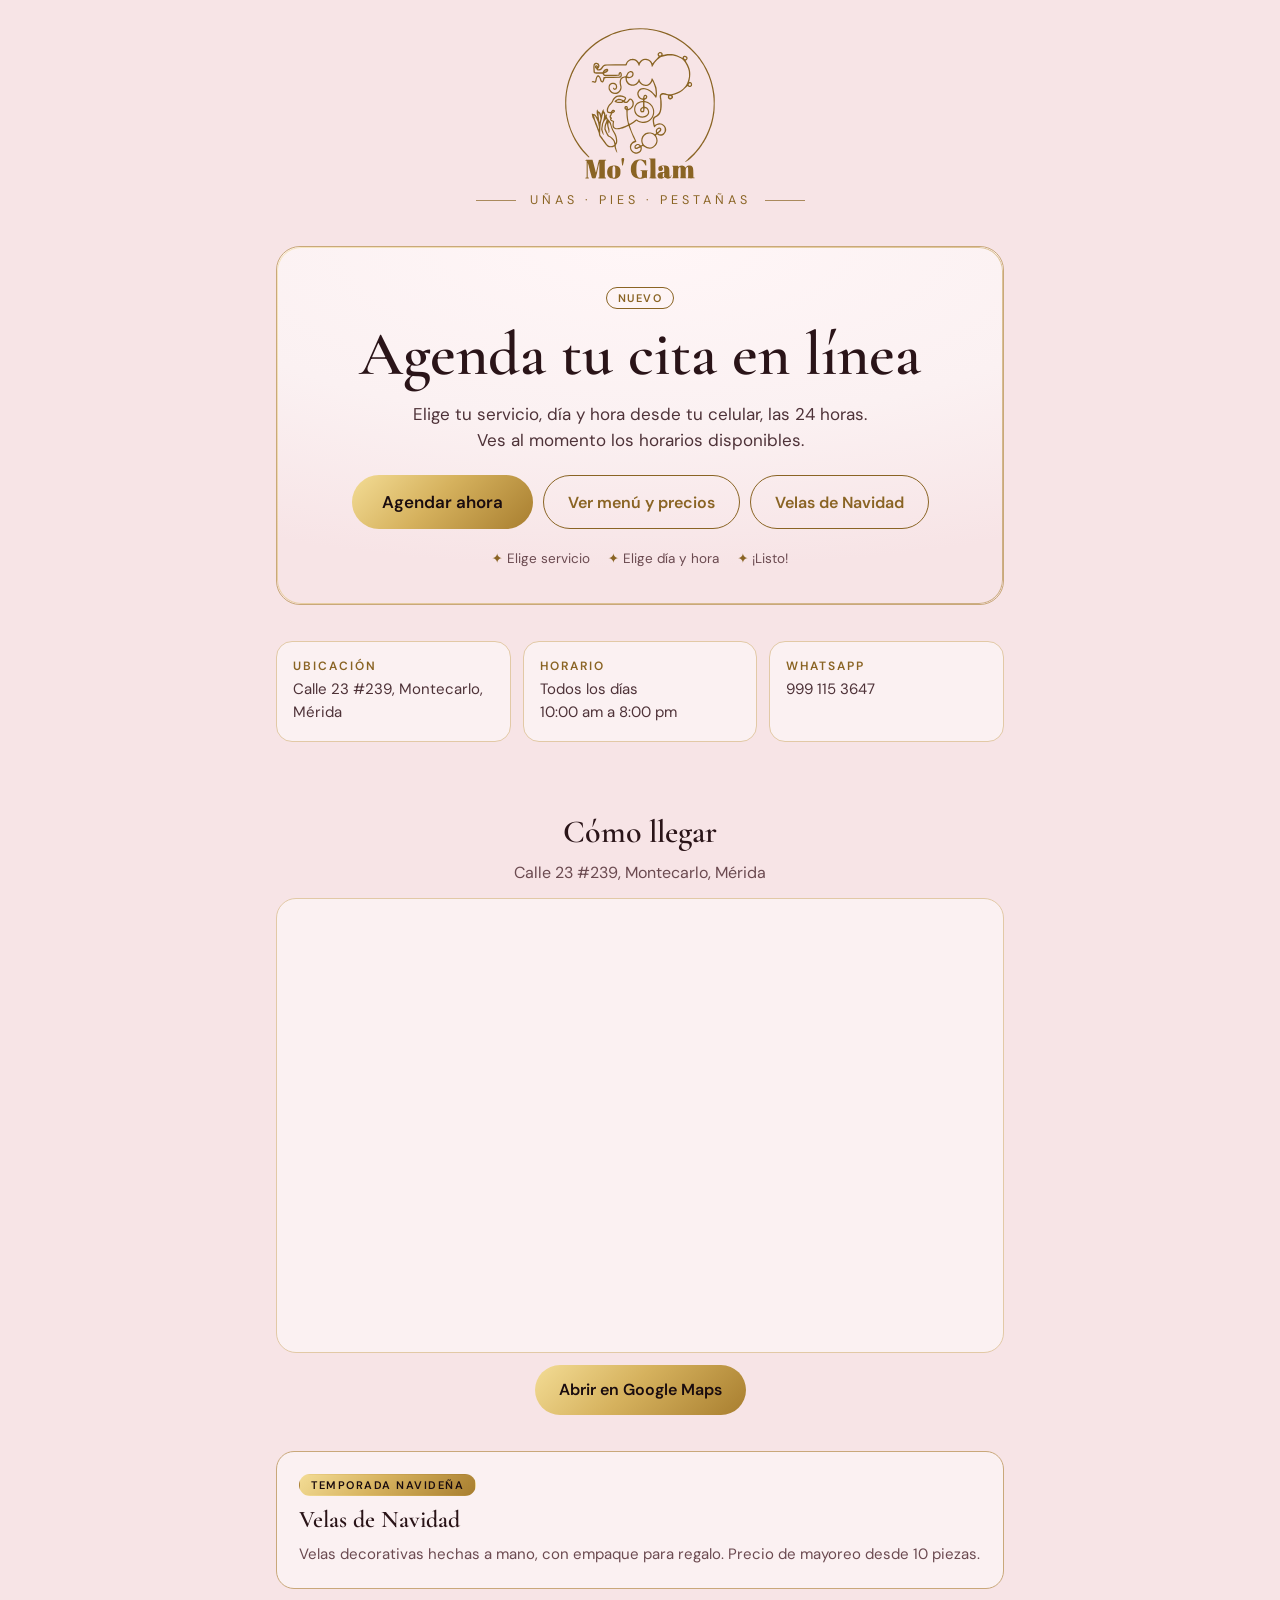
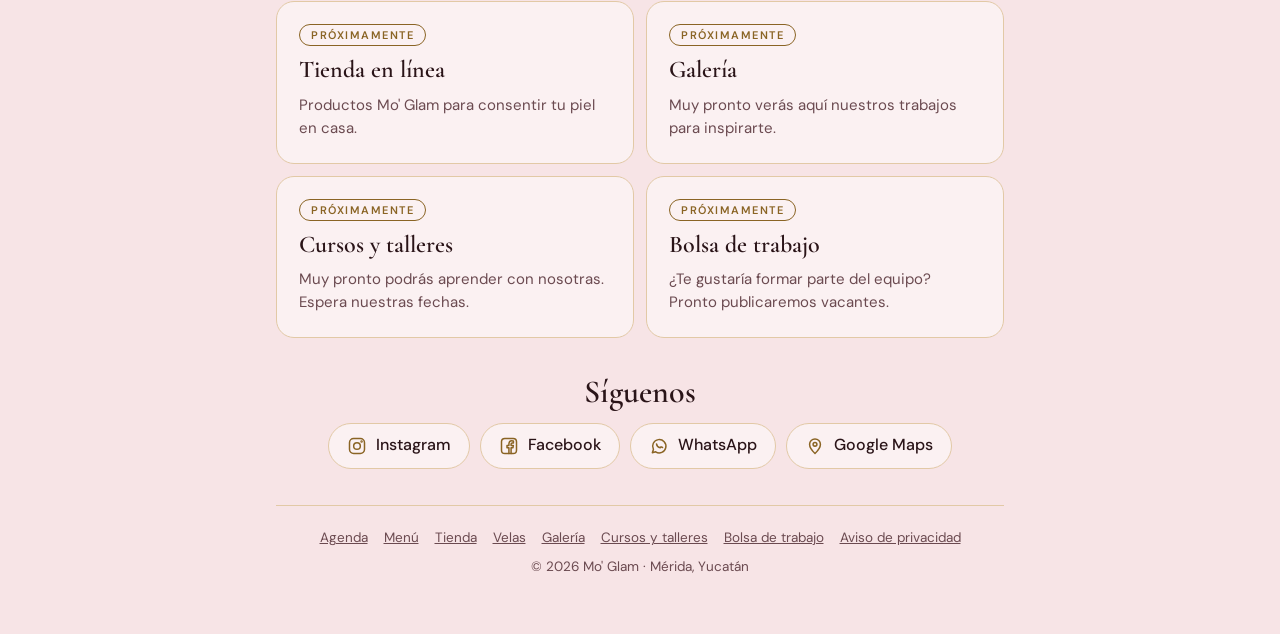
<file: index.html>
<!doctype html>
<html lang="es">
<head>
<meta charset="utf-8">
<title>Mo' Glam · Uñas, pedicure y pestañas en Montecarlo, Mérida</title>
<meta name="viewport" content="width=device-width, initial-scale=1, viewport-fit=cover">
<meta name="description" content="Mo' Glam: uñas acrílicas, soft gel, pedicure spa y lash lifting en Montecarlo, Mérida. Agenda tu cita en línea.">
<meta property="og:title" content="Mo' Glam · Agenda tu cita en línea">
<meta property="og:description" content="Uñas, pedicure y pestañas en Montecarlo, Mérida.">
<meta property="og:image" content="https://moglam.com.mx/logo.jpg">
<meta name="theme-color" content="#F7E4E6">
<link rel="icon" href="/logo.jpg">
<link rel="apple-touch-icon" href="/logo.jpg">
<link rel="preconnect" href="https://fonts.googleapis.com">
<link rel="stylesheet" href="https://fonts.googleapis.com/css2?family=Cormorant+Garamond:wght@500;600&family=DM+Sans:wght@400;500;600&display=swap">
<link rel="stylesheet" href="/estilo.css">
<style>
.hero{position:relative;overflow:hidden;border-radius:24px;padding:40px 24px 34px;text-align:center;
  background:radial-gradient(120% 90% at 50% 0%,#FFF6F7 0%,#FBF1F2 55%,#F7E4E6 100%);
  border:1px solid #C9A87A;display:flex;flex-direction:column;align-items:center;gap:14px}
.hero::before{content:"";position:absolute;inset:0;border-radius:24px;padding:1px;background:var(--oro);
  -webkit-mask:linear-gradient(#000 0 0) content-box,linear-gradient(#000 0 0);-webkit-mask-composite:xor;mask-composite:exclude;opacity:.55;pointer-events:none}
.hero p{margin:0;max-width:40ch;color:#4E3238;font-size:17px}
.hero .cta{display:flex;flex-wrap:wrap;justify-content:center;gap:10px;margin-top:8px}
.hero .btn.fill{min-height:54px;padding:0 30px;font-size:17px}
.pasos{display:flex;flex-wrap:wrap;justify-content:center;gap:6px 18px;margin-top:6px;color:var(--muted);font-size:13.5px}
.pasos span::before{content:"✦ ";color:var(--gold)}
.info{display:grid;grid-template-columns:repeat(3,minmax(0,1fr));gap:12px}
.info a,.info div{display:flex;flex-direction:column;gap:4px;padding:16px;border-radius:16px;background:var(--card);border:1px solid var(--line);text-decoration:none;color:var(--ink)}
.info b{font:600 12px var(--body);letter-spacing:2px;text-transform:uppercase;color:var(--gold)}
.info span{font-size:15px;color:#4E3238}
.secciones{display:grid;grid-template-columns:repeat(2,minmax(0,1fr));gap:12px}
.sec{display:flex;flex-direction:column;gap:10px;text-decoration:none;color:var(--ink)}
.sec p{margin:0;color:var(--muted);font-size:15px}
.sec .pill{align-self:flex-start}
.redes{display:flex;flex-direction:column;align-items:center;gap:14px;text-align:center}
.redes .lista{display:flex;flex-wrap:wrap;justify-content:center;gap:10px}
.redes a{display:inline-flex;align-items:center;gap:9px;min-height:46px;padding:0 18px;border-radius:999px;border:1px solid var(--line);background:var(--card);color:var(--ink);text-decoration:none;font-weight:500}
.redes a:hover{border-color:var(--gold)}
.redes svg{width:20px;height:20px;flex:none;stroke:var(--gold);fill:none;stroke-width:1.8;stroke-linecap:round;stroke-linejoin:round}
@media (max-width:560px){.info{grid-template-columns:1fr}.secciones{grid-template-columns:1fr}.hero{padding:32px 18px 28px}}
.mapa{display:flex;flex-direction:column;align-items:center;gap:12px;text-align:center}.mapa h2,.mapa p{margin:0}.mapa p{color:var(--muted)}
.mapa-caja{width:100%;border-radius:20px;overflow:hidden;border:1px solid var(--line);background:var(--card);aspect-ratio:16/10}.mapa-caja iframe{width:100%;height:100%;border:0;display:block}
@media (max-width:560px){.mapa-caja{aspect-ratio:4/3.4}}
</style>
</head>
<body>
<div class="wrap">
  <header class="top">
    <img src="/logo-oro.svg" alt="Mo' Glam" width="150" height="152">
    <div class="eyebrow">Uñas · Pies · Pestañas</div>
  </header>

  <section class="hero" aria-labelledby="t-hero">
    <span class="pill">Nuevo</span>
    <h1 id="t-hero">Agenda tu cita en línea</h1>
    <p>Elige tu servicio, día y hora desde tu celular, las 24 horas. Ves al momento los horarios disponibles.</p>
    <div class="cta">
      <a class="btn fill" href="/agenda">Agendar ahora</a>
      <a class="btn line" href="/menu">Ver menú y precios</a>
      <a class="btn line" href="/velas">Velas de Navidad</a>
    </div>
    <div class="pasos"><span>Elige servicio</span><span>Elige día y hora</span><span>¡Listo!</span></div>
  </section>

  <section class="info" aria-label="Datos del salón">
    <a href="https://www.google.com/maps/search/?api=1&amp;query=Mo%27+Glam+Calle+23+239+Montecarlo+M%C3%A9rida" target="_blank" rel="noopener">
      <b>Ubicación</b><span>Calle 23 #239, Montecarlo, Mérida</span>
    </a>
    <div><b>Horario</b><span>Todos los días<br>10:00 am a 8:00 pm</span></div>
    <a href="https://wa.me/529991153647" target="_blank" rel="noopener">
      <b>WhatsApp</b><span>999 115 3647</span>
    </a>
  </section>

  <div id="resenas"></div>

  <section class="mapa" aria-labelledby="t-mapa">
    <h2 id="t-mapa">Cómo llegar</h2>
    <p>Calle 23 #239, Montecarlo, Mérida</p>
    <div class="mapa-caja"><iframe src="https://maps.google.com/maps?q=Mo'%20Glam%2C%20Calle%2023%20239%2C%20Montecarlo%2C%20M%C3%A9rida%2C%20Yucat%C3%A1n&amp;z=16&amp;hl=es&amp;output=embed" title="Mapa de Mo' Glam en Montecarlo, Mérida" loading="lazy" referrerpolicy="no-referrer-when-downgrade" allowfullscreen></iframe></div>
    <a class="btn fill" href="https://www.google.com/maps/search/?api=1&amp;query=Mo%27+Glam+Calle+23+239+Montecarlo+M%C3%A9rida" target="_blank" rel="noopener">Abrir en Google Maps</a>
  </section>

  <section class="secciones" aria-label="Más de Mo' Glam">
    <a class="card sec velas" href="/velas" style="grid-column:1/-1;border-color:#C9A87A">
      <span class="pill" style="background:var(--oro);color:var(--gold-ink);border-color:transparent">Temporada navideña</span>
      <h3>Velas de Navidad</h3>
      <p>Velas decorativas hechas a mano, con empaque para regalo. Precio de mayoreo desde 10 piezas.</p>
    </a>
    <a class="card sec" href="/tienda" id="cardTienda">
      <span class="pill" id="pillTienda">Próximamente</span>
      <h3>Tienda en línea</h3>
      <p id="txtTienda">Productos Mo' Glam para consentir tu piel en casa.</p>
    </a>
    <a class="card sec" href="/galeria" id="cardGal">
      <span class="pill" id="pillGal">Próximamente</span>
      <h3>Galería</h3>
      <p id="txtGal">Muy pronto verás aquí nuestros trabajos para inspirarte.</p>
    </a>
    <a class="card sec" href="/cursos">
      <span class="pill">Próximamente</span>
      <h3>Cursos y talleres</h3>
      <p>Muy pronto podrás aprender con nosotras. Espera nuestras fechas.</p>
    </a>
    <a class="card sec" href="/empleos">
      <span class="pill">Próximamente</span>
      <h3>Bolsa de trabajo</h3>
      <p>¿Te gustaría formar parte del equipo? Pronto publicaremos vacantes.</p>
    </a>
  </section>

  <section class="redes" aria-labelledby="t-redes">
    <h2 id="t-redes">Síguenos</h2>
    <div class="lista">
      <a href="https://www.instagram.com/mo.glam_/" target="_blank" rel="noopener">
        <svg viewBox="0 0 24 24" aria-hidden="true"><rect x="3" y="3" width="18" height="18" rx="5"/><circle cx="12" cy="12" r="4"/><circle cx="17.5" cy="6.5" r=".6"/></svg>Instagram
      </a>
      <a href="https://www.facebook.com/profile.php?id=61575993236906" target="_blank" rel="noopener">
        <svg viewBox="0 0 24 24" aria-hidden="true"><rect x="3" y="3" width="18" height="18" rx="4"/><path d="M14.5 21v-7h2.3l.4-2.7h-2.7V9.6c0-.8.3-1.3 1.4-1.3h1.4V5.9c-.3 0-1.1-.1-2-.1-2 0-3.4 1.2-3.4 3.5v2H9.6V14h2.3v7"/></svg>Facebook
      </a>
      <a href="https://wa.me/529991153647" target="_blank" rel="noopener">
        <svg viewBox="0 0 24 24" aria-hidden="true"><path d="M4 20l1.3-3.9A8 8 0 1 1 8 19z"/><path d="M9 9.5c.3 2.3 2.2 4.2 4.5 4.5l1-1 1.8.8"/></svg>WhatsApp
      </a>
      <a href="https://www.google.com/maps/search/?api=1&amp;query=Mo%27+Glam+Calle+23+239+Montecarlo+M%C3%A9rida" target="_blank" rel="noopener">
        <svg viewBox="0 0 24 24" aria-hidden="true"><path d="M12 21s-6.5-6-6.5-11a6.5 6.5 0 0 1 13 0c0 5-6.5 11-6.5 11z"/><circle cx="12" cy="10" r="2.3"/></svg>Google Maps
      </a>
    </div>
  </section>

  <footer class="pie">
    <nav aria-label="Secciones">
      <a href="/agenda">Agenda</a><a href="/menu">Menú</a><a href="/tienda">Tienda</a><a href="/velas">Velas</a><a href="/galeria">Galería</a><a href="/cursos">Cursos y talleres</a><a href="/empleos">Bolsa de trabajo</a><a href="/privacidad">Aviso de privacidad</a>
    </nav>
    <span>© 2026 Mo' Glam · Mérida, Yucatán</span>
  </footer>
</div>
<script>
fetch("https://script.google.com/macros/s/AKfycbyOj2Dwt9iSgLBEh7tc0ou-jjd3Xd24gurcXprvk64Iy-sLNKv1t5maGV9YVLvRtbUmBQ/exec", { method: 'POST', headers: { 'Content-Type': 'text/plain;charset=utf-8' }, credentials: 'omit', body: JSON.stringify({ fn: 'estadoTienda', args: [] }) })
  .then(function (r) { return r.json(); }).then(function (j) {
    if (!(j && j.ok && j.data && j.data.activa)) return;
    var p = document.getElementById('pillTienda'); p.textContent = 'Nuevo';
    p.style.background = 'var(--oro)'; p.style.color = 'var(--gold-ink)'; p.style.borderColor = 'transparent';
    document.getElementById('cardTienda').style.borderColor = '#C9A87A';
    document.getElementById('txtTienda').textContent = 'Exfoliantes, mascarillas, body butter y sales para consentir tu piel en casa. Entrega en Mérida.';
  }).catch(function () {});
fetch("https://script.google.com/macros/s/AKfycbyOj2Dwt9iSgLBEh7tc0ou-jjd3Xd24gurcXprvk64Iy-sLNKv1t5maGV9YVLvRtbUmBQ/exec", { method: 'POST', headers: { 'Content-Type': 'text/plain;charset=utf-8' }, credentials: 'omit', body: JSON.stringify({ fn: 'galeria', args: [] }) })
  .then(function (r) { return r.json(); }).then(function (j) {
    if (!(j && j.ok && j.data && j.data.conectada && j.data.items && j.data.items.length)) return;
    var p = document.getElementById('pillGal'); p.textContent = 'Nuevo';
    p.style.background = 'var(--oro)'; p.style.color = 'var(--gold-ink)'; p.style.borderColor = 'transparent';
    document.getElementById('cardGal').style.borderColor = '#C9A87A';
    document.getElementById('txtGal').textContent = 'Mira nuestros trabajos más recientes de uñas, pies y pestañas para inspirarte.';
  }).catch(function () {});
</script>
<script src="/resenas.js" defer></script>
<script src="/asistente.js" defer></script>
<script src="/track.js" defer></script>
</body>
</html>
</file>
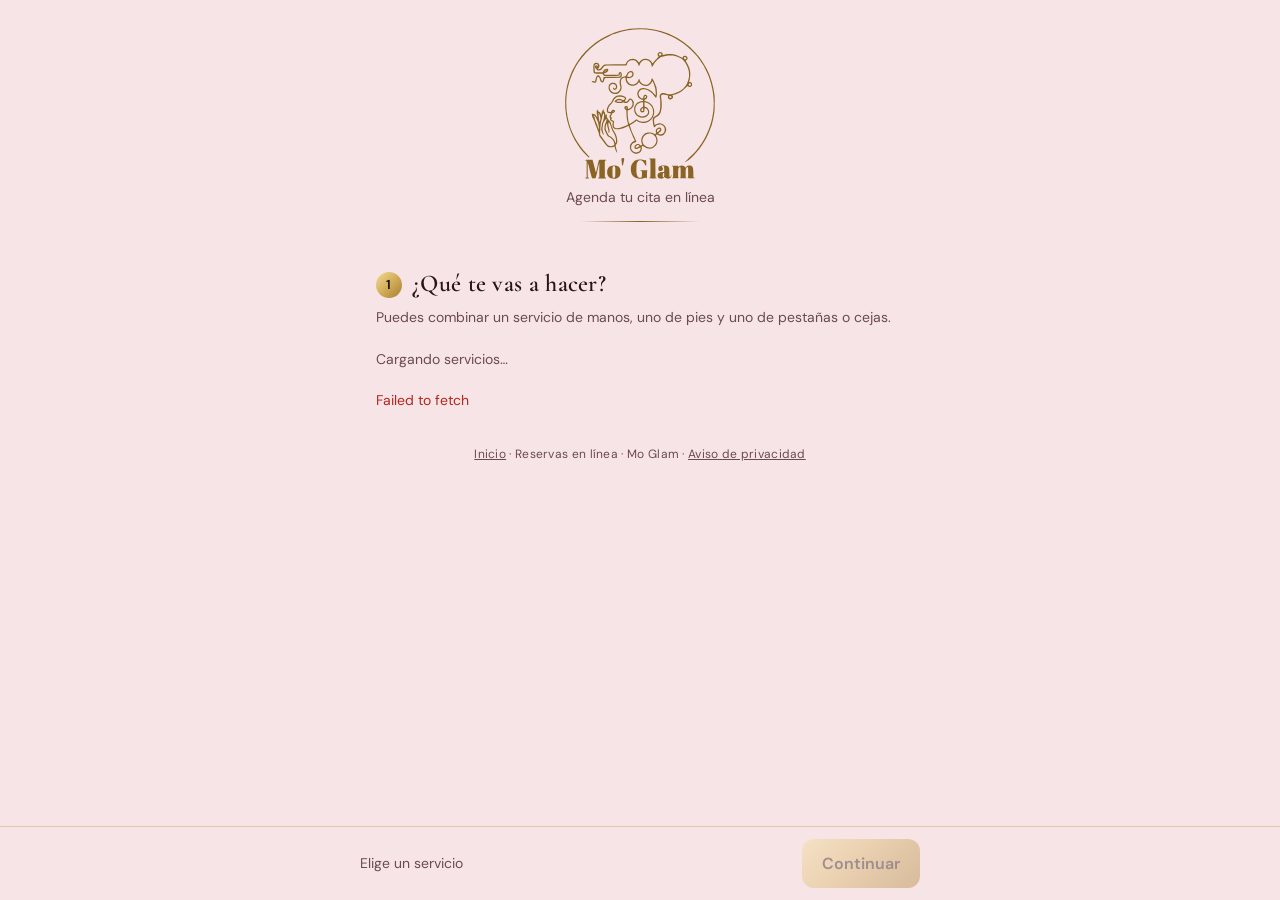
<file: agenda.html>
<!DOCTYPE html>
<html lang="es">
<head>
<base target="_top">
<title>Mo Glam · Agenda tu cita</title>
<meta name="viewport" content="width=device-width, initial-scale=1">
<meta name="description" content="Mo Glam · Uñas, pedicure y lash lifting en Montecarlo, Mérida. Agenda tu cita en línea.">
<link rel="icon" href="[data-uri]">
<script>
// Conecta esta página (moglam.com.mx) con la agenda de Mo Glam. Imita google.script.run usando la API pública.
(function () {
  var API = 'https://script.google.com/macros/s/AKfycbyOj2Dwt9iSgLBEh7tc0ou-jjd3Xd24gurcXprvk64Iy-sLNKv1t5maGV9YVLvRtbUmBQ/exec';
  function llamar(fn, args, ok, no) {
    fetch(API, { method: 'POST', headers: { 'Content-Type': 'text/plain;charset=utf-8' }, body: JSON.stringify({ fn: fn, args: args }), credentials: 'omit', redirect: 'follow' })
      .then(function (r) { return r.json(); })
      .then(function (j) {
        if (!j.ok) throw new Error(j.error || 'Algo salió mal. Intenta de nuevo.');
        if (fn === 'datosPublicos' && j.data) j.data.url = location.origin + '/agenda';
        ok && ok(j.data);
      })
      .catch(function (e) { no && no(e && e.message ? e : new Error('No hay conexión. Revisa tu internet e intenta de nuevo.')); });
  }
  function runner(ok, no) {
    var r = {
      withSuccessHandler: function (f) { return runner(f, no); },
      withFailureHandler: function (f) { return runner(ok, f); }
    };
    ['datosPublicos', 'horariosDisponibles', 'diasDisponibles', 'reservar'].forEach(function (fn) {
      r[fn] = function () { llamar(fn, Array.prototype.slice.call(arguments), ok, no); };
    });
    return r;
  }
  window.google = { script: { get run() { return runner(); } } };
})();
</script>
<meta charset="utf-8">
<link rel="preconnect" href="https://fonts.googleapis.com">
<link href="https://fonts.googleapis.com/css2?family=Cormorant+Garamond:wght@500;600&family=DM+Sans:wght@400;500;600&display=swap" rel="stylesheet">
<style>
  :root{
    --bg:#F7E4E6; --card:#FBF1F2; --card2:#F3DCE0; --ink:#2A1418; --muted:#6B4A50; --line:#E2C9A6;
    --gold:#8A6424; --gold2:#A88440; --gold-ink:#1a0c0f; --soft:rgba(214,178,94,.10); --ok:#2E7D4F; --err:#B3261E;
    --oro:linear-gradient(135deg,#f3dc95 0%,#d6b25e 45%,#a87e2f 100%);
  }
  *{box-sizing:border-box}
  body{margin:0;background:var(--bg);color:var(--ink);font:16px/1.45 "DM Sans",system-ui,sans-serif;-webkit-font-smoothing:antialiased}
  .wrap{max-width:560px;margin:0 auto;padding:22px 16px 120px}
  header{text-align:center;padding:6px 0 18px}
  .marca{width:150px;height:auto;display:block;margin:0 auto}
  .logo{font:600 40px/1 "Cormorant Garamond",serif;letter-spacing:.5px;background:var(--oro);-webkit-background-clip:text;background-clip:text;color:transparent}
  .marca + .logo{position:absolute;width:1px;height:1px;overflow:hidden;clip:rect(0 0 0 0)}
  .sub{color:var(--muted);font-size:14px;margin-top:8px}
  .filete{width:120px;height:1px;margin:14px auto 0;background:linear-gradient(90deg,transparent,var(--gold),transparent)}
  h2{font:600 24px/1.2 "Cormorant Garamond",serif;margin:30px 0 12px;display:flex;align-items:center;gap:10px;color:var(--ink);letter-spacing:.3px}
  h2 .n{display:inline-grid;place-items:center;width:26px;height:26px;border-radius:50%;background:var(--oro);color:var(--gold-ink);font:600 13px "DM Sans",sans-serif}
  .hint{color:var(--muted);font-size:14px;margin:-4px 0 12px}
  .serv{display:flex;align-items:center;gap:12px;background:var(--card);border:1px solid var(--line);border-radius:14px;padding:14px;margin-bottom:10px;cursor:pointer;transition:border-color .15s,background .15s}
  .serv:hover{border-color:#A8865A}
  .serv input{position:absolute;opacity:0;pointer-events:none}
  .check{flex:none;width:22px;height:22px;border-radius:7px;border:1.5px solid #B89A72;display:grid;place-items:center;transition:.15s}
  .serv.on{border-color:var(--gold);background:var(--soft)}
  .serv.on .check{background:var(--oro);border-color:var(--gold)}
  .serv.on .check::after{content:"";width:6px;height:11px;border:solid var(--gold-ink);border-width:0 2px 2px 0;transform:rotate(45deg) translate(-1px,-1px)}
  .serv .t{flex:1;min-width:0}
  .serv .nm{font-weight:500}
  .serv .dt{color:var(--muted);font-size:13px}
  .serv .pr{font-weight:600;white-space:nowrap;color:var(--gold)}
  .cat{font:600 13px "DM Sans",sans-serif;letter-spacing:2px;text-transform:uppercase;color:var(--gold);margin:22px 0 2px}
  .cat:first-child{margin-top:4px}
  .cat-n{font-size:12.5px;color:var(--muted);margin:0 0 10px}
  .cat + .serv{margin-top:10px}
  .info{flex:none;width:26px;height:26px;border-radius:50%;border:1px solid #B89A72;background:transparent;color:var(--gold);font:600 14px/1 "DM Sans",sans-serif;cursor:pointer;display:grid;place-items:center;padding:0}
  .info[aria-expanded="true"]{background:var(--oro);color:var(--gold-ink);border-color:var(--gold)}
  .serv .ds{display:none;color:#4E3238;font-size:13.5px;line-height:1.45;margin-top:8px;padding-top:8px;border-top:1px solid var(--line)}
  .serv .ds.ver{display:block}
  .dias{display:flex;gap:8px;overflow-x:auto;padding:2px 2px 10px;scroll-snap-type:x mandatory}
  .dia{flex:none;scroll-snap-align:start;width:62px;padding:10px 0;border-radius:12px;border:1px solid var(--line);background:var(--card);text-align:center;cursor:pointer;font:inherit;color:inherit}
  .dia .d{font-size:12px;color:var(--muted);text-transform:capitalize}
  .dia .num{font-size:20px;font-weight:600;line-height:1.2}
  .dia .m{font-size:12px;color:var(--muted)}
  .dia[disabled]{opacity:.3;cursor:not-allowed}
  .dia.lleno{opacity:.3;cursor:not-allowed}
  .dia.lleno .num{text-decoration:line-through;text-decoration-thickness:1px}
  .dias.revisando .dia:not([data-cerrado]){animation:latido 1s ease-in-out infinite}
  @keyframes latido{50%{opacity:.55}}
  .dia.on{background:var(--oro);border-color:var(--gold);color:var(--gold-ink)}
  .dia.on .d,.dia.on .m{color:#4a3214}
  .horas{display:grid;grid-template-columns:repeat(auto-fill,minmax(82px,1fr));gap:8px}
  .hora{padding:11px 0;border-radius:10px;border:1px solid var(--line);background:var(--card);font:500 15px "DM Sans",sans-serif;color:inherit;cursor:pointer}
  .hora.on{background:var(--oro);border-color:var(--gold);color:var(--gold-ink)}
  .vacio{color:var(--muted);font-size:14px;background:var(--card);border:1px dashed var(--line);border-radius:12px;padding:14px;text-align:center}
  label.f{display:block;font-size:14px;font-weight:500;margin:12px 0 6px}
  input.in,textarea.in{width:100%;padding:13px 14px;border-radius:12px;border:1px solid var(--line);background:var(--card);font:16px "DM Sans",sans-serif;color:var(--ink)}
  input.in::placeholder,textarea.in::placeholder{color:#9C7F84}
  input.in:focus,textarea.in:focus{outline:none;border-color:var(--gold)}
  textarea.in{min-height:76px;resize:vertical}
  .trampa{position:absolute;left:-9999px;width:1px;height:1px;overflow:hidden}
  .barra{position:fixed;left:0;right:0;bottom:0;background:rgba(247,228,230,.96);backdrop-filter:blur(8px);border-top:1px solid var(--line);padding:12px 16px calc(12px + env(safe-area-inset-bottom))}
  .barra .in2{max-width:560px;margin:0 auto;display:flex;align-items:center;gap:12px}
  .barra .res{flex:1;font-size:14px;color:var(--muted)}
  .barra .res b{color:var(--gold);font-size:17px}
  .btn{border:0;border-radius:12px;background:var(--oro);color:var(--gold-ink);font:600 16px "DM Sans",sans-serif;padding:14px 20px;cursor:pointer;box-shadow:0 4px 18px rgba(214,178,94,.18)}
  .btn[disabled]{opacity:.4;cursor:not-allowed;box-shadow:none}
  .btn.sec{background:transparent;color:var(--gold);border:1px solid var(--gold);box-shadow:none}
  .err{color:var(--err);font-size:14px;margin-top:10px;min-height:1px}
  .oculto{display:none!important}
  .cargando{color:var(--muted);font-size:14px;padding:10px 0}
  .ok{background:var(--card);border:1px solid var(--line);border-radius:18px;padding:24px 20px;text-align:center}
  .ok .ic{width:56px;height:56px;border-radius:50%;background:var(--oro);color:var(--gold-ink);display:grid;place-items:center;margin:0 auto 12px;font-size:28px}
  .ok h3{font:600 30px/1.15 "Cormorant Garamond",serif;margin:0 0 6px}
  .det{text-align:left;margin:18px 0 0;border-top:1px solid var(--line)}
  .det div{display:flex;justify-content:space-between;gap:16px;padding:10px 0;border-bottom:1px solid var(--line);font-size:15px}
  .det span:first-child{color:var(--muted)}
  .det span:last-child{text-align:right;font-weight:500}
  .anti{margin-top:18px;background:var(--soft);border:1px solid #D9BE95;border-radius:14px;padding:16px;text-align:left;font-size:15px}
  .anti b{color:var(--gold)}
  .anti pre{white-space:pre-wrap;font:500 15px "DM Sans",sans-serif;margin:10px 0 0;background:var(--card2);border-radius:10px;padding:12px;color:var(--ink)}
  .polit{margin-top:16px;text-align:left;border:1px solid var(--line);border-radius:14px;padding:14px 16px;background:var(--card2)}
  .polit-t{font:600 12px "DM Sans",sans-serif;letter-spacing:1.5px;text-transform:uppercase;color:var(--gold);margin-bottom:6px}
  .polit ul{margin:0;padding-left:18px;color:#4E3238;font-size:13.5px;line-height:1.5}
  .polit li{margin:4px 0}
  .aviso-pol{color:var(--muted);font-size:12.5px;line-height:1.5;margin:14px 0 0}
  .acc{display:flex;flex-direction:column;gap:10px;margin-top:18px}
  .acc a{text-decoration:none;text-align:center}
  footer{text-align:center;color:var(--muted);font-size:12px;margin-top:36px;letter-spacing:.3px}
</style>
</head>
<body>
<div class="wrap" id="app">
  <header>
    <img class="marca" src="/logo-oro.svg" alt="Mo' Glam">
    <div class="logo" id="negocio">Mo Glam</div>
    <div class="sub" id="direccion">Agenda tu cita en línea</div>
    <div class="filete"></div>
  </header>

  <div id="flujo">
    <h2><span class="n">1</span>¿Qué te vas a hacer?</h2>
    <p class="hint">Puedes combinar un servicio de manos, uno de pies y uno de pestañas o cejas.</p>
    <div id="servicios"><div class="cargando">Cargando servicios…</div></div>

    <div id="paso2" class="oculto">
      <h2><span class="n">2</span>Elige el día</h2>
      <div class="dias" id="dias"></div>
      <p class="hint" id="avisoDias" style="margin-top:2px"></p>
      <div id="bloqueHoras" class="oculto">
        <h2><span class="n">3</span>Elige la hora</h2>
        <div id="horas"></div>
      </div>
    </div>

    <div id="paso4" class="oculto">
      <h2><span class="n">4</span>Tus datos</h2>
      <label class="f" for="nombre">Nombre</label>
      <input class="in" id="nombre" autocomplete="name" maxlength="60" placeholder="Tu nombre">
      <label class="f" for="tel">WhatsApp (10 dígitos)</label>
      <input class="in" id="tel" inputmode="numeric" autocomplete="tel" maxlength="14" placeholder="999 123 4567">
      <label class="f" for="nota">¿Algún diseño o comentario? (opcional)</label>
      <textarea class="in" id="nota" maxlength="300" placeholder="Ej. francés borgoña, largo medio…"></textarea>
      <p class="aviso-pol">Al reservar aceptas nuestras políticas: las clientas nuevas apartan su cita con un anticipo, que se descuenta del total. Las cancelaciones se solicitan por WhatsApp y los anticipos no son reembolsables. Consulta nuestro <a href="/privacidad" style="color:var(--gold)">aviso de privacidad</a>.</p>
      <div class="trampa" aria-hidden="true"><input id="web" tabindex="-1" autocomplete="off"></div>
    </div>
    <div class="err" id="err" role="alert"></div>
  </div>

  <div id="listo" class="oculto"></div>
  <footer><a href="/" style="color:inherit">Inicio</a> · Reservas en línea · <span id="pie">Mo Glam</span> · <a href="/privacidad" style="color:inherit">Aviso de privacidad</a></footer>
</div>

<div class="barra" id="barra">
  <div class="in2">
    <div class="res" id="resumen">Elige un servicio</div>
    <button class="btn" id="accion" disabled>Continuar</button>
  </div>
</div>

<script>
  var D = null, elegidos = [], fecha = null, hora = null, enviando = false;
  var $ = function (id) { return document.getElementById(id); };

  function dinero(n) { return '$' + Number(n).toLocaleString('es-MX'); }
  function duracion(m) {
    var h = Math.floor(m / 60), r = m % 60;
    return (h ? h + ' h' : '') + (h && r ? ' ' : '') + (r ? r + ' min' : '');
  }
  function el(tag, cls, txt) {
    var e = document.createElement(tag);
    if (cls) e.className = cls;
    if (txt != null) e.textContent = txt;
    return e;
  }
  function error(msg) { $('err').textContent = msg || ''; }
  function falla(e) { enviando = false; pintarBarra(); error((e && e.message) || 'Algo salió mal. Intenta de nuevo.'); }

  google.script.run.withSuccessHandler(iniciar).withFailureHandler(falla).datosPublicos();

  function iniciar(d) {
    D = d;
    $('negocio').textContent = d.negocio;
    $('pie').textContent = d.negocio;
    if (d.direccion) $('direccion').textContent = d.direccion;
    var cont = $('servicios');
    cont.textContent = '';
    if (!d.servicios.length) { cont.appendChild(el('div', 'vacio', 'Por ahora no hay servicios disponibles.')); return; }
    var ORDEN = ['Manos', 'Pies', 'Pestañas y cejas', 'Extras'];
    var grupos = {};
    d.servicios.forEach(function (s) { (grupos[s.cat] = grupos[s.cat] || []).push(s); });
    var cats = Object.keys(grupos).sort(function (x, y) {
      var a = ORDEN.indexOf(x), b = ORDEN.indexOf(y); return (a < 0 ? 99 : a) - (b < 0 ? 99 : b);
    });
    cats.forEach(function (cat) {
      cont.appendChild(el('div', 'cat', cat));
      if (cat !== 'Extras') cont.appendChild(el('div', 'cat-n', 'Elige uno'));
      grupos[cat].forEach(function (s) { cont.appendChild(tarjeta(s, cont)); });
    });
    pintarDias(d);
  }

  function tarjeta(s, cont) {
      var lab = el('label', 'serv');
      lab.dataset.cat = s.cat;
      var cb = document.createElement('input'); cb.type = 'checkbox'; cb.value = s.id;
      var t = el('div', 't');
      t.appendChild(el('div', 'nm', s.nombre));
      t.appendChild(el('div', 'dt', duracion(s.dur)));
      lab.appendChild(cb); lab.appendChild(el('span', 'check')); lab.appendChild(t);
      lab.appendChild(el('div', 'pr', dinero(s.precio)));
      if (s.desc) {
        var ds = el('div', 'ds', s.desc);
        t.appendChild(ds);
        var q = el('button', 'info', '?');
        q.type = 'button';
        q.setAttribute('aria-label', '¿Qué incluye ' + s.nombre + '?');
        q.setAttribute('aria-expanded', 'false');
        q.addEventListener('click', function (e) {
          e.preventDefault(); e.stopPropagation();
          var ver = !ds.classList.contains('ver');
          ds.classList.toggle('ver', ver);
          q.setAttribute('aria-expanded', String(ver));
        });
        lab.appendChild(q);
      }
      cb.addEventListener('change', function () {
        if (cb.checked && s.cat !== 'Extras') {
          Array.prototype.forEach.call(cont.querySelectorAll('.serv'), function (o) {
            if (o !== lab && o.dataset.cat === s.cat) {
              var x = o.querySelector('input'); if (x.checked) { x.checked = false; o.classList.remove('on'); }
            }
          });
        }
        lab.classList.toggle('on', cb.checked);
        elegidos = Array.prototype.slice.call(cont.querySelectorAll('input:checked')).map(function (x) { return x.value; });
        if (elegidos.length && window.mgEvento) mgEvento('servicio');
        hora = null;
        if (fecha) cargarHoras();
        pintarBarra();
        revisarDias();
      });
      return lab;
  }

  function pintarDias(d) {
    var dias = $('dias');
    d.dias.forEach(function (x) {
      var b = el('button', 'dia');
      b.type = 'button';
      b.appendChild(el('div', 'd', x.dia));
      b.appendChild(el('div', 'num', x.num));
      b.appendChild(el('div', 'm', x.mes));
      b.dataset.fecha = x.fecha;
      if (!x.abierto) { b.disabled = true; b.title = 'Cerrado'; b.dataset.cerrado = '1'; }
      b.addEventListener('click', function () {
        Array.prototype.forEach.call(dias.children, function (c) { c.classList.remove('on'); });
        b.classList.add('on');
        fecha = x.fecha; hora = null; if (window.mgEvento) mgEvento('dia');
        cargarHoras(); pintarBarra();
      });
      dias.appendChild(b);
    });
    pintarBarra();
  }

  // Apaga los días que no tienen hueco para la duración total de lo elegido.
  function revisarDias() {
    clearTimeout(revisarDias.t);
    var dias = $('dias');
    var botones = Array.prototype.slice.call(dias.children);
    if (!elegidos.length) {
      botones.forEach(function (b) { b.classList.remove('lleno'); if (!b.dataset.cerrado) { b.disabled = false; b.title = ''; } });
      $('avisoDias').textContent = '';
      return;
    }
    dias.classList.add('revisando');
    var pedido = elegidos.join(',');
    revisarDias.ultimo = pedido;
    revisarDias.t = setTimeout(function () {
      google.script.run.withSuccessHandler(function (libres) {
        if (revisarDias.ultimo !== pedido) return;
        dias.classList.remove('revisando');
        var hay = 0;
        botones.forEach(function (b) {
          if (b.dataset.cerrado) return;
          var ok = libres.indexOf(b.dataset.fecha) >= 0;
          b.disabled = !ok; b.classList.toggle('lleno', !ok); b.title = ok ? '' : 'Sin espacio para lo que elegiste';
          if (ok) hay++;
          if (!ok && b.dataset.fecha === fecha) {
            b.classList.remove('on'); fecha = null; hora = null;
            $('bloqueHoras').classList.add('oculto'); $('paso4').classList.add('oculto'); pintarBarra();
          }
        });
        $('avisoDias').textContent = hay ? 'Los días en gris no tienen espacio para todo lo que elegiste.'
          : 'No hay días con espacio para todo junto. Prueba quitando un servicio o escríbenos por WhatsApp.';
      }).withFailureHandler(function () { dias.classList.remove('revisando'); }).diasDisponibles(elegidos);
    }, 350);
  }

  function seleccionados() {
    return D.servicios.filter(function (s) { return elegidos.indexOf(s.id) >= 0; });
  }

  function cargarHoras() {
    var cont = $('horas');
    $('bloqueHoras').classList.remove('oculto');
    $('paso4').classList.add('oculto');
    if (!elegidos.length) { cont.textContent = ''; cont.appendChild(el('div', 'vacio', 'Primero elige un servicio.')); return; }
    cont.textContent = '';
    cont.appendChild(el('div', 'cargando', 'Buscando horarios libres…'));
    error('');
    var pedido = fecha + '|' + elegidos.join(',');
    cargarHoras.ultimo = pedido;
    google.script.run.withSuccessHandler(function (lista) {
      if (cargarHoras.ultimo !== pedido) return;
      cont.textContent = '';
      if (!lista.length) { cont.appendChild(el('div', 'vacio', 'No hay horarios libres ese día para lo que elegiste. Prueba otro día.')); return; }
      var grid = el('div', 'horas');
      lista.forEach(function (h) {
        var b = el('button', 'hora', h);
        b.type = 'button';
        b.addEventListener('click', function () {
          Array.prototype.forEach.call(grid.children, function (c) { c.classList.remove('on'); });
          b.classList.add('on');
          hora = h; if (window.mgEvento) mgEvento('horario');
          $('paso4').classList.remove('oculto');
          pintarBarra();
          setTimeout(function () { $('paso4').scrollIntoView({ behavior: 'smooth', block: 'start' }); }, 50);
        });
        grid.appendChild(b);
      });
      cont.appendChild(grid);
    }).withFailureHandler(falla).horariosDisponibles(fecha, elegidos);
  }

  function pintarBarra() {
    if (!D) return;
    var sel = seleccionados();
    var total = sel.reduce(function (a, s) { return a + s.precio; }, 0);
    var dur = sel.reduce(function (a, s) { return a + s.dur; }, 0);
    var r = $('resumen'), b = $('accion');
    r.textContent = '';
    if (!sel.length) { r.textContent = 'Elige un servicio'; b.textContent = 'Continuar'; b.disabled = true; return; }
    r.appendChild(el('b', null, dinero(total)));
    r.appendChild(document.createTextNode(' · ' + duracion(dur)));
    if (!fecha) { b.textContent = 'Elegir día'; b.disabled = false; return; }
    if (!hora) { b.textContent = 'Elige la hora'; b.disabled = true; return; }
    b.textContent = enviando ? 'Reservando…' : 'Reservar';
    b.disabled = enviando;
  }

  $('accion').addEventListener('click', function () {
    if (!elegidos.length) return;
    if (!fecha) {
      $('paso2').classList.remove('oculto');
      $('paso2').scrollIntoView({ behavior: 'smooth', block: 'start' });
      return;
    }
    if (!hora || enviando) return;
    var nombre = $('nombre').value.trim();
    var tel = $('tel').value.replace(/\D/g, '');
    if (nombre.length < 2) { error('Escribe tu nombre.'); $('nombre').focus(); return; }
    if (tel.length < 10) { error('Escribe tu WhatsApp a 10 dígitos.'); $('tel').focus(); return; }
    error('');
    enviando = true; pintarBarra();
    google.script.run.withSuccessHandler(confirmar).withFailureHandler(function (e) {
      falla(e);
      if (e && /ocup/.test(e.message || '')) { hora = null; cargarHoras(); pintarBarra(); }
    }).reservar({ ids: elegidos, fecha: fecha, hora: hora, nombre: nombre, tel: tel,
                  nota: $('nota').value, web: $('web').value });
  });

  // Al abrir, mostrar el paso 2 en cuanto haya servicio elegido
  document.addEventListener('change', function (e) {
    if (e.target && e.target.type === 'checkbox' && elegidos.length) $('paso2').classList.remove('oculto');
  });

  function reiniciar() {
    elegidos = []; fecha = null; hora = null; enviando = false;
    ['nombre', 'tel', 'nota', 'web'].forEach(function (k) { $(k).value = ''; });
    $('dias').textContent = '';
    $('avisoDias').textContent = '';
    $('horas').textContent = '';
    $('servicios').textContent = '';
    $('servicios').appendChild(el('div', 'cargando', 'Cargando servicios…'));
    ['paso2', 'bloqueHoras', 'paso4', 'listo'].forEach(function (k) { $(k).classList.add('oculto'); });
    $('flujo').classList.remove('oculto');
    $('barra').classList.remove('oculto');
    error('');
    window.scrollTo(0, 0);
    google.script.run.withSuccessHandler(iniciar).withFailureHandler(falla).datosPublicos();
  }

  function confirmar(c) {
    if (window.mgEvento) mgEvento('reserva');
    $('flujo').classList.add('oculto');
    $('barra').classList.add('oculto');
    var box = $('listo');
    box.classList.remove('oculto');
    box.textContent = '';
    var ok = el('div', 'ok');
    ok.appendChild(el('div', 'ic', '✓'));
    ok.appendChild(el('h3', null, '¡Tu cita quedó registrada!'));
    ok.appendChild(el('div', 'sub', c.anticipo ? 'Solo falta apartarla con tu anticipo.' : 'Te esperamos, ' + c.nombre + '.'));
    var det = el('div', 'det');
    [['Cuándo', c.fecha], ['Hora', c.hora + ' a ' + c.fin], ['Servicios', c.servicios],
     ['Total aprox.', dinero(c.total)], ['Dónde', c.direccion], ['Folio', c.folio]].forEach(function (p) {
      if (!p[1]) return;
      var row = el('div');
      row.appendChild(el('span', null, p[0])); row.appendChild(el('span', null, p[1]));
      det.appendChild(row);
    });
    ok.appendChild(det);

    var acc = el('div', 'acc');
    if (c.anticipo) {
      var a = el('div', 'anti');
      a.appendChild(document.createTextNode('Para apartar tu cita, transfiere un anticipo de '));
      a.appendChild(el('b', null, dinero(c.anticipo)));
      a.appendChild(document.createTextNode(' y envíanos tu comprobante por WhatsApp. Se descuenta del total el día de tu cita.'));
      if (c.datosAnticipo) a.appendChild(el('pre', null, c.datosAnticipo));
      else a.appendChild(el('div', 'sub', 'Te enviaremos los datos para transferir por WhatsApp.'));
      ok.appendChild(a);
    }
    var pol = el('div', 'polit');
    pol.appendChild(el('div', 'polit-t', 'Políticas de tu cita'));
    var ul = el('ul');
    if (c.anticipo) ul.appendChild(el('li', null, 'Tu cita queda apartada al recibir el anticipo. Si no lo recibimos antes del cierre de nuestro horario del día en que agendaste, la cita se cancelará y el horario quedará disponible.'));
    ul.appendChild(el('li', null, 'Si necesitas cancelar o cambiar tu cita, solicítalo por WhatsApp con la mayor anticipación posible.'));
    ul.appendChild(el('li', null, 'Los anticipos no son reembolsables en caso de cancelación.'));
    pol.appendChild(ul);
    ok.appendChild(pol);

    if (c.whatsapp) {
      var texto = [
        'Hola Mo Glam, acabo de agendar mi cita en línea:',
        '',
        '👤 ' + c.nombre,
        '📅 ' + c.fecha + ', ' + c.hora + ' a ' + c.fin,
        '💅 ' + c.servicios,
        '💲 Total aprox.: ' + dinero(c.total),
        '🔖 Folio: ' + c.folio
      ];
      if (c.anticipo) texto.push('', 'Te adjunto mi comprobante del anticipo de ' + dinero(c.anticipo) + ' 👇');
      var w = el('a', 'btn wa', c.anticipo ? 'Enviar mi cita y comprobante por WhatsApp' : 'Enviar mi cita por WhatsApp');
      w.href = 'https://wa.me/52' + c.whatsapp + '?text=' + encodeURIComponent(texto.join('\n'));
      w.target = '_blank'; w.rel = 'noopener';
      acc.appendChild(w);
    }
    var otra = el('a', 'btn sec', 'Agendar otra cita');
    otra.href = '#';
    otra.addEventListener('click', function (e) { e.preventDefault(); reiniciar(); });
    acc.appendChild(otra);
    ok.appendChild(acc);
    box.appendChild(ok);
    window.scrollTo(0, 0);
  }
</script>
<script src="/track.js" defer></script>
</body>
</html>
</file>
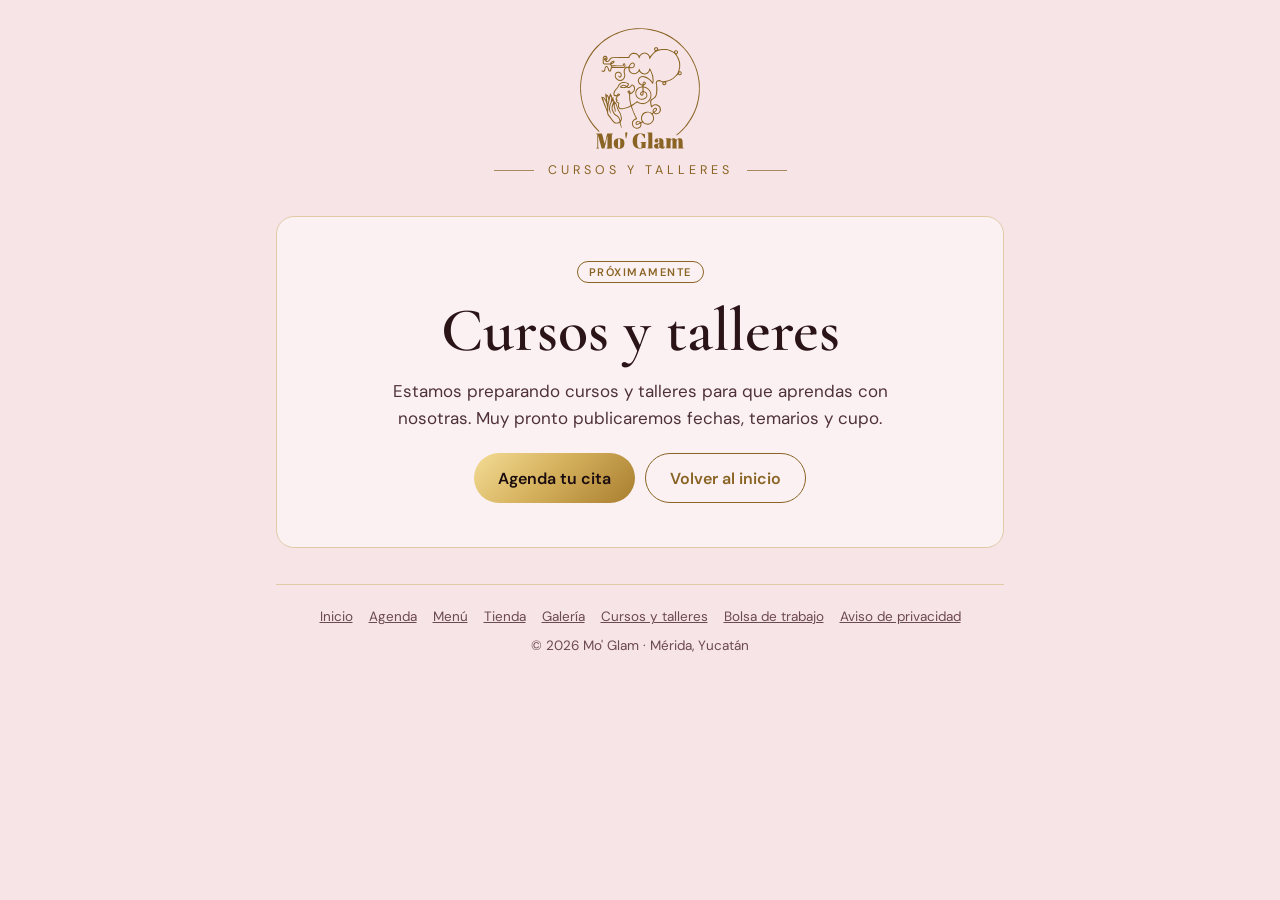
<file: cursos.html>
<!doctype html>
<html lang="es">
<head>
<meta charset="utf-8">
<title>Cursos y talleres · Mo' Glam</title>
<meta name="viewport" content="width=device-width, initial-scale=1, viewport-fit=cover">
<meta name="description" content="Cursos y talleres de uñas y belleza de Mo' Glam en Mérida. Próximamente.">
<meta name="theme-color" content="#F7E4E6">
<link rel="icon" href="/logo.jpg">
<link rel="apple-touch-icon" href="/logo.jpg">
<link rel="preconnect" href="https://fonts.googleapis.com">
<link rel="stylesheet" href="https://fonts.googleapis.com/css2?family=Cormorant+Garamond:wght@500;600&family=DM+Sans:wght@400;500;600&display=swap">
<link rel="stylesheet" href="/estilo.css">
<style>.prox{display:flex;flex-direction:column;align-items:center;text-align:center;gap:16px;padding:44px 22px}
.prox p{margin:0;max-width:42ch;color:#4E3238;font-size:17px}
.prox .cta{display:flex;flex-wrap:wrap;justify-content:center;gap:10px;margin-top:6px}</style>
</head>
<body>
<div class="wrap">
  <header class="top">
    <a class="logo" href="/" aria-label="Ir al inicio"><img src="/logo-oro.svg" alt="Mo' Glam" width="120" height="122" style="width:120px"></a>
    <div class="eyebrow">Cursos y talleres</div>
  </header>

  <section class="card prox" aria-labelledby="t1">
    <span class="pill">Próximamente</span>
    <h1 id="t1">Cursos y talleres</h1>
    <p>Estamos preparando cursos y talleres para que aprendas con nosotras. Muy pronto publicaremos fechas, temarios y cupo.</p>
    <div class="cta"><a class="btn fill" href="/agenda">Agenda tu cita</a><a class="btn line" href="/">Volver al inicio</a></div>
  </section>

  <footer class="pie">
    <nav aria-label="Secciones">
      <a href="/">Inicio</a><a href="/agenda">Agenda</a><a href="/menu">Menú</a><a href="/tienda">Tienda</a><a href="/galeria">Galería</a><a href="/cursos">Cursos y talleres</a><a href="/empleos">Bolsa de trabajo</a><a href="/privacidad">Aviso de privacidad</a>
    </nav>
    <span>© 2026 Mo' Glam · Mérida, Yucatán</span>
  </footer>
</div>
<script src="/track.js" defer></script>
</body>
</html>
</file>
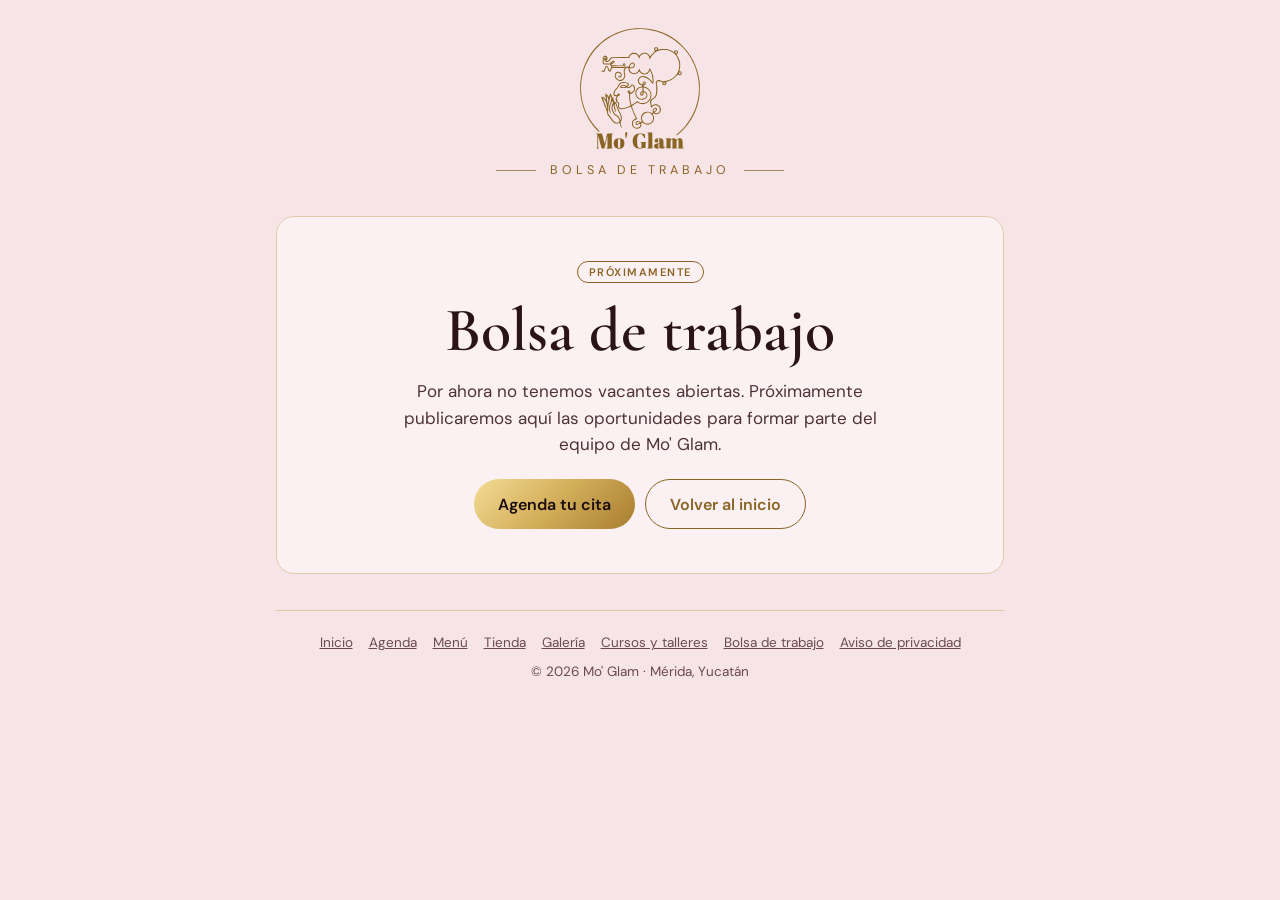
<file: empleos.html>
<!doctype html>
<html lang="es">
<head>
<meta charset="utf-8">
<title>Bolsa de trabajo · Mo' Glam</title>
<meta name="viewport" content="width=device-width, initial-scale=1, viewport-fit=cover">
<meta name="description" content="Bolsa de trabajo de Mo' Glam en Mérida. Próximamente.">
<meta name="theme-color" content="#F7E4E6">
<link rel="icon" href="/logo.jpg">
<link rel="apple-touch-icon" href="/logo.jpg">
<link rel="preconnect" href="https://fonts.googleapis.com">
<link rel="stylesheet" href="https://fonts.googleapis.com/css2?family=Cormorant+Garamond:wght@500;600&family=DM+Sans:wght@400;500;600&display=swap">
<link rel="stylesheet" href="/estilo.css">
<style>.prox{display:flex;flex-direction:column;align-items:center;text-align:center;gap:16px;padding:44px 22px}
.prox p{margin:0;max-width:42ch;color:#4E3238;font-size:17px}
.prox .cta{display:flex;flex-wrap:wrap;justify-content:center;gap:10px;margin-top:6px}</style>
</head>
<body>
<div class="wrap">
  <header class="top">
    <a class="logo" href="/" aria-label="Ir al inicio"><img src="/logo-oro.svg" alt="Mo' Glam" width="120" height="122" style="width:120px"></a>
    <div class="eyebrow">Bolsa de trabajo</div>
  </header>

  <section class="card prox" aria-labelledby="t1">
    <span class="pill">Próximamente</span>
    <h1 id="t1">Bolsa de trabajo</h1>
    <p>Por ahora no tenemos vacantes abiertas. Próximamente publicaremos aquí las oportunidades para formar parte del equipo de Mo' Glam.</p>
    <div class="cta"><a class="btn fill" href="/agenda">Agenda tu cita</a><a class="btn line" href="/">Volver al inicio</a></div>
  </section>

  <footer class="pie">
    <nav aria-label="Secciones">
      <a href="/">Inicio</a><a href="/agenda">Agenda</a><a href="/menu">Menú</a><a href="/tienda">Tienda</a><a href="/galeria">Galería</a><a href="/cursos">Cursos y talleres</a><a href="/empleos">Bolsa de trabajo</a><a href="/privacidad">Aviso de privacidad</a>
    </nav>
    <span>© 2026 Mo' Glam · Mérida, Yucatán</span>
  </footer>
</div>
<script src="/track.js" defer></script>
</body>
</html>
</file>
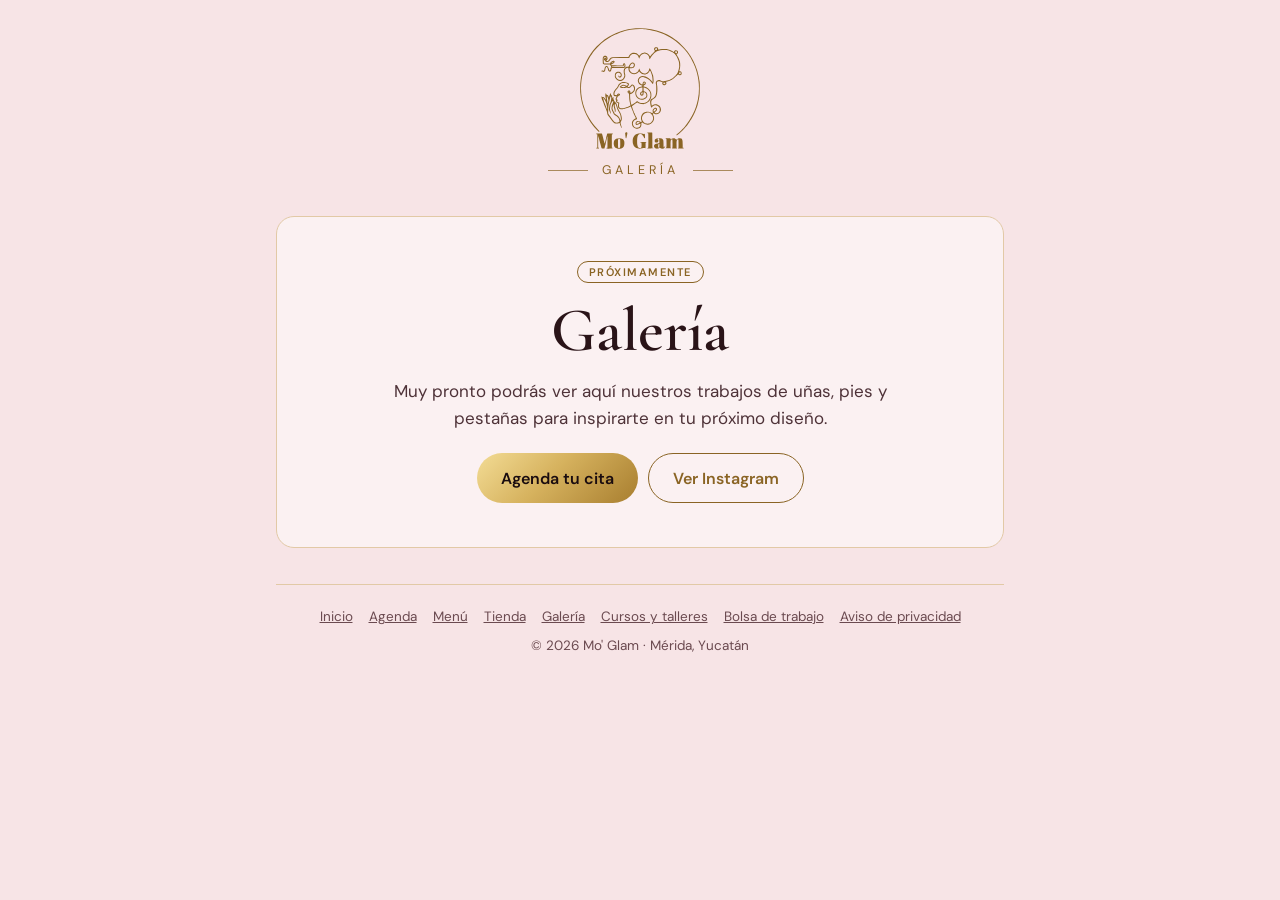
<file: galeria.html>
<!doctype html>
<html lang="es">
<head>
<meta charset="utf-8">
<title>Galería · Mo' Glam</title>
<meta name="viewport" content="width=device-width, initial-scale=1, viewport-fit=cover">
<meta name="description" content="Galería de trabajos de Mo' Glam en Montecarlo, Mérida: uñas, pies y pestañas.">
<meta name="theme-color" content="#F7E4E6">
<link rel="icon" href="/logo.jpg">
<link rel="apple-touch-icon" href="/logo.jpg">
<link rel="preconnect" href="https://fonts.googleapis.com">
<link rel="stylesheet" href="https://fonts.googleapis.com/css2?family=Cormorant+Garamond:wght@500;600&family=DM+Sans:wght@400;500;600&display=swap">
<link rel="stylesheet" href="/estilo.css">
<style>
.prox{display:flex;flex-direction:column;align-items:center;text-align:center;gap:16px;padding:44px 22px}
.prox p{margin:0;max-width:42ch;color:#4E3238;font-size:17px}
.cta{display:flex;flex-wrap:wrap;justify-content:center;gap:10px;margin-top:6px}
.intro{display:flex;flex-direction:column;align-items:center;text-align:center;gap:12px}
.intro p{margin:0;max-width:44ch;color:#4E3238;font-size:17px}
.rejilla{display:grid;grid-template-columns:repeat(3,minmax(0,1fr));gap:6px}
.rejilla a{position:relative;display:block;aspect-ratio:1;overflow:hidden;border-radius:12px;background:var(--card);border:1px solid var(--line)}
.rejilla img{width:100%;height:100%;object-fit:cover;display:block;transition:transform .3s}
.rejilla a:hover img{transform:scale(1.04)}
.rejilla svg{position:absolute;top:8px;right:8px;width:20px;height:20px;fill:#fff;filter:drop-shadow(0 1px 2px rgba(0,0,0,.6))}
.esqueleto{aspect-ratio:1;border-radius:12px;background:linear-gradient(100deg,#FBF1F2 30%,#EFD3D8 50%,#FBF1F2 70%);background-size:300% 100%;animation:brillo 1.4s infinite}
@keyframes brillo{to{background-position:-150% 0}}
.oculto{display:none!important}
.filtros{display:flex;flex-wrap:wrap;justify-content:center;gap:8px;margin-top:22px}
.filtros button{min-height:40px;padding:0 18px;border-radius:999px;border:1px solid var(--gold);background:transparent;color:var(--gold);font:600 14px var(--body);cursor:pointer}
.filtros button[aria-pressed="true"]{background:var(--oro);color:var(--gold-ink);border-color:transparent}
.filtros button:focus-visible{outline:2px solid var(--gold);outline-offset:3px}
@media (min-width:700px){.rejilla{gap:10px}}
@media (prefers-reduced-motion:reduce){.esqueleto{animation:none}.rejilla img{transition:none}}
</style>
</head>
<body>
<div class="wrap">
  <header class="top">
    <a class="logo" href="/" aria-label="Ir al inicio"><img src="/logo-oro.svg" alt="Mo' Glam" width="120" height="122" style="width:120px"></a>
    <div class="eyebrow">Galería</div>
  </header>

  <section id="cargando" aria-hidden="true">
    <div class="rejilla"><div class="esqueleto"></div><div class="esqueleto"></div><div class="esqueleto"></div><div class="esqueleto"></div><div class="esqueleto"></div><div class="esqueleto"></div></div>
  </section>

  <section id="galeria" class="oculto" aria-labelledby="t2">
    <div class="intro">
      <h1 id="t2">Nuestros trabajos</h1>
      <p>Inspírate para tu próxima cita. Toca cualquier foto para verla en Instagram.</p>
      <div class="cta"><a class="btn fill" href="/agenda">Agenda tu cita</a><a class="btn line" id="seguir" href="https://www.instagram.com/mo.glam_/" target="_blank" rel="noopener">Síguenos en Instagram</a></div>
    </div>
    <div class="filtros oculto" id="filtros" role="group" aria-label="Filtrar trabajos">
      <button type="button" data-cat="" aria-pressed="true">Todos</button><button type="button" data-cat="Manos" aria-pressed="false">Manos</button><button type="button" data-cat="Pies" aria-pressed="false">Pies</button><button type="button" data-cat="Pestañas" aria-pressed="false">Pestañas</button>
    </div>
    <div class="rejilla" id="rejilla" style="margin-top:18px"></div>
  </section>

  <section id="pausa" class="card prox oculto" aria-labelledby="t1">
    <span class="pill">Próximamente</span>
    <h1 id="t1">Galería</h1>
    <p>Muy pronto podrás ver aquí nuestros trabajos de uñas, pies y pestañas para inspirarte en tu próximo diseño.</p>
    <div class="cta"><a class="btn fill" href="/agenda">Agenda tu cita</a><a class="btn line" href="https://www.instagram.com/mo.glam_/" target="_blank" rel="noopener">Ver Instagram</a></div>
  </section>

  <footer class="pie">
    <nav aria-label="Secciones">
      <a href="/">Inicio</a><a href="/agenda">Agenda</a><a href="/menu">Menú</a><a href="/tienda">Tienda</a><a href="/galeria">Galería</a><a href="/cursos">Cursos y talleres</a><a href="/empleos">Bolsa de trabajo</a><a href="/privacidad">Aviso de privacidad</a>
    </nav>
    <span>© 2026 Mo' Glam · Mérida, Yucatán</span>
  </footer>
</div>
<script>
(function () {
  var API = 'https://script.google.com/macros/s/AKfycbyOj2Dwt9iSgLBEh7tc0ou-jjd3Xd24gurcXprvk64Iy-sLNKv1t5maGV9YVLvRtbUmBQ/exec';
  var $ = function (id) { return document.getElementById(id); };
  var listo = false;
  var ICONOS = {
    VIDEO: '<svg viewBox="0 0 24 24" aria-hidden="true"><path d="M8 5v14l11-7z"/></svg>',
    CAROUSEL_ALBUM: '<svg viewBox="0 0 24 24" aria-hidden="true"><path d="M7 3h11a3 3 0 0 1 3 3v11h-2V6a1 1 0 0 0-1-1H7z"/><rect x="3" y="7" width="14" height="14" rx="2"/></svg>'
  };
  function mostrar(items) {
    if (listo) return; listo = true;
    $('cargando').classList.add('oculto');
    if (!items || !items.length) { $('pausa').classList.remove('oculto'); return; }
    var r = $('rejilla');
    items.forEach(function (m) {
      if (!/^https:\/\/(www\.)?instagram\.com\//.test(m.url) || !/^https:\/\//.test(m.img)) return;
      var a = document.createElement('a');
      a.href = m.url; a.target = '_blank'; a.rel = 'noopener';
      a.dataset.cat = m.cat || '';
      a.setAttribute('aria-label', m.txt ? 'Ver en Instagram: ' + m.txt : 'Ver publicación en Instagram');
      var im = new Image();
      im.src = m.img; im.alt = m.txt || "Trabajo de Mo' Glam"; im.loading = 'lazy'; im.decoding = 'async'; im.referrerPolicy = 'no-referrer';
      im.onerror = function () { a.remove(); };
      a.appendChild(im);
      if (ICONOS[m.tipo]) a.insertAdjacentHTML('beforeend', ICONOS[m.tipo]);
      r.appendChild(a);
    });
    if (!r.children.length) { $('pausa').classList.remove('oculto'); return; }
    $('galeria').classList.remove('oculto');
    var f = $('filtros'), hay = {};
    Array.prototype.forEach.call(r.children, function (a) { if (a.dataset.cat) hay[a.dataset.cat] = 1; });
    Array.prototype.forEach.call(f.querySelectorAll('button'), function (b) {
      if (b.dataset.cat && !hay[b.dataset.cat]) b.classList.add('oculto');
    });
    if (Object.keys(hay).length > 1) f.classList.remove('oculto');
    var inicial = decodeURIComponent((location.hash || '').slice(1)).toLowerCase();
    f.addEventListener('click', function (e) {
      var b = e.target.closest('button'); if (b) filtrar(b.dataset.cat);
    });
    function filtrar(cat) {
      Array.prototype.forEach.call(f.querySelectorAll('button'), function (b) { b.setAttribute('aria-pressed', String(b.dataset.cat === cat)); });
      Array.prototype.forEach.call(r.children, function (a) { a.classList.toggle('oculto', !!cat && a.dataset.cat !== cat); });
      try { history.replaceState(null, '', cat ? '#' + cat.toLowerCase() : location.pathname + location.search); } catch (err) {}
    }
    ['Manos', 'Pies', 'Pestañas'].forEach(function (c) { if (inicial === c.toLowerCase() && hay[c]) filtrar(c); });
  }
  setTimeout(function () { mostrar(null); }, 9000);
  fetch(API, { method: 'POST', headers: { 'Content-Type': 'text/plain;charset=utf-8' }, credentials: 'omit', body: JSON.stringify({ fn: 'galeria', args: [] }) })
    .then(function (r) { return r.json(); })
    .then(function (j) {
      var d = j && j.ok && j.data;
      if (d && d.usuario) $('seguir').href = 'https://www.instagram.com/' + encodeURIComponent(d.usuario) + '/';
      mostrar(d && d.conectada ? d.items : null);
    })
    .catch(function () { mostrar(null); });
})();
</script>
<script src="/track.js" defer></script>
<script src="/asistente.js" defer></script>
</body>
</html>
</file>
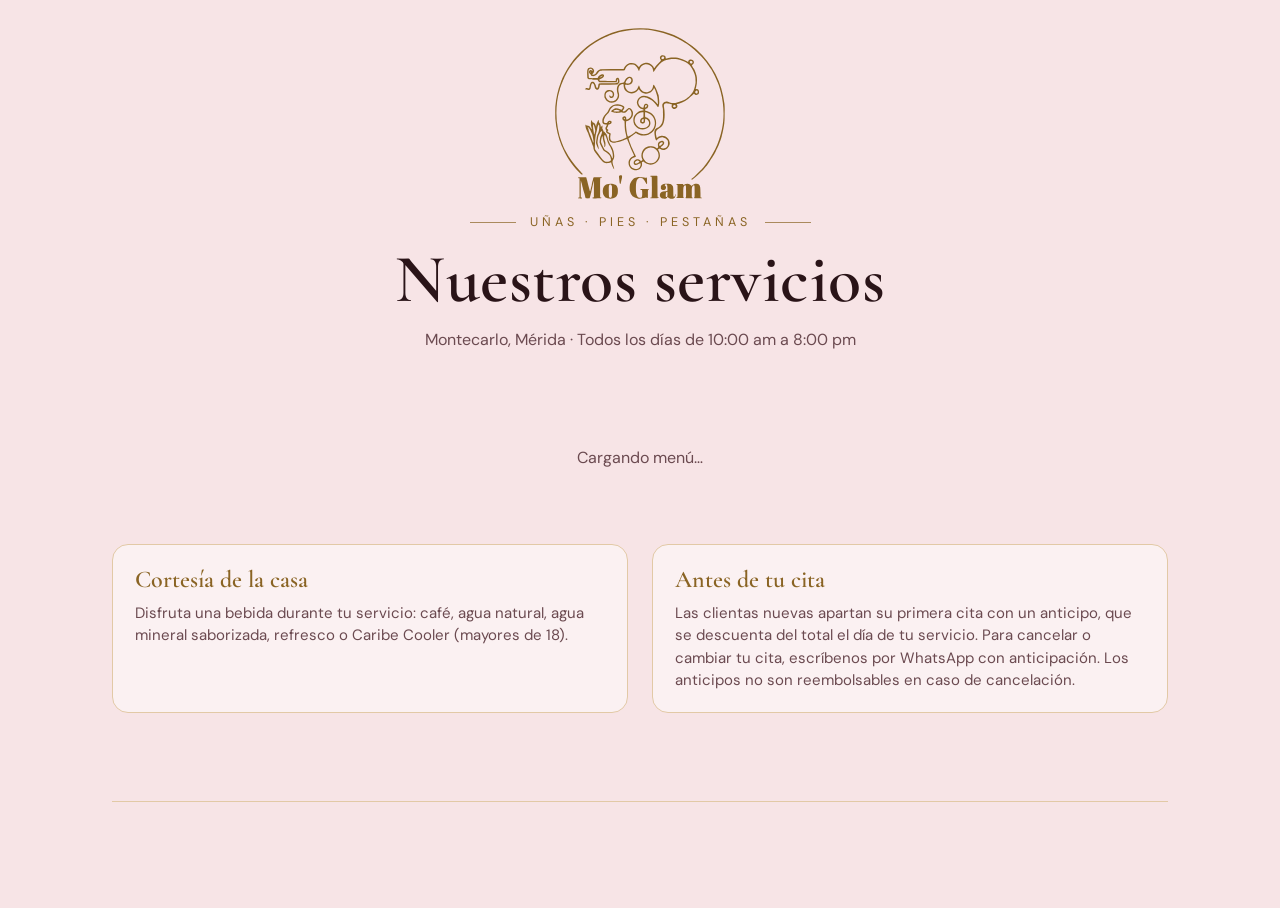
<file: menu.html>
<!DOCTYPE html>
<html lang="es">
<head>
<base target="_top">
<title>Mo Glam · Menú de servicios</title>
<meta name="viewport" content="width=device-width, initial-scale=1">
<meta name="description" content="Mo Glam · Uñas, pedicure y lash lifting en Montecarlo, Mérida. Agenda tu cita en línea.">
<link rel="icon" href="[data-uri]">
<script>
// Conecta esta página (moglam.com.mx) con la agenda de Mo Glam. Imita google.script.run usando la API pública.
(function () {
  var API = 'https://script.google.com/macros/s/AKfycbyOj2Dwt9iSgLBEh7tc0ou-jjd3Xd24gurcXprvk64Iy-sLNKv1t5maGV9YVLvRtbUmBQ/exec';
  function llamar(fn, args, ok, no) {
    fetch(API, { method: 'POST', headers: { 'Content-Type': 'text/plain;charset=utf-8' }, body: JSON.stringify({ fn: fn, args: args }), credentials: 'omit', redirect: 'follow' })
      .then(function (r) { return r.json(); })
      .then(function (j) {
        if (!j.ok) throw new Error(j.error || 'Algo salió mal. Intenta de nuevo.');
        if (fn === 'datosPublicos' && j.data) j.data.url = location.origin + '/agenda';
        ok && ok(j.data);
      })
      .catch(function (e) { no && no(e && e.message ? e : new Error('No hay conexión. Revisa tu internet e intenta de nuevo.')); });
  }
  function runner(ok, no) {
    var r = {
      withSuccessHandler: function (f) { return runner(f, no); },
      withFailureHandler: function (f) { return runner(ok, f); }
    };
    ['datosPublicos', 'horariosDisponibles', 'diasDisponibles', 'reservar'].forEach(function (fn) {
      r[fn] = function () { llamar(fn, Array.prototype.slice.call(arguments), ok, no); };
    });
    return r;
  }
  window.google = { script: { get run() { return runner(); } } };
})();
</script>
<meta charset="utf-8">
<link rel="preconnect" href="https://fonts.googleapis.com">
<link rel="stylesheet" href="https://fonts.googleapis.com/css2?family=Cormorant+Garamond:ital,wght@0,500;0,600;1,500&family=DM+Sans:wght@400;500;600&display=swap">
<style>
/* Layout: una sola columna tipo carta de salón, secciones Manos / Pies / Pestañas, precio alineado a la derecha con línea punteada. Look único: negro del logo + dorado. */
:root{
  --bg:#F7E4E6; --card:#FBF1F2; --line:#E2C9A6; --ink:#2A1418; --muted:#6B4A50; --gold:#8A6424; --gold-ink:#1a0c0f;
  --oro:linear-gradient(135deg,#f3dc95 0%,#d6b25e 45%,#a87e2f 100%);
  --display:"Cormorant Garamond", "Times New Roman", serif;
  --body:"DM Sans", system-ui, -apple-system, "Segoe UI", sans-serif;
  color-scheme:light;
}
*{box-sizing:border-box}
body{margin:0;background:var(--bg);color:var(--ink);font:16px/1.5 var(--body);-webkit-font-smoothing:antialiased}
.wrap{max-width:760px;margin:0 auto;padding-block:28px 64px;padding-left:max(16px, env(safe-area-inset-left, 0px));padding-right:max(16px, env(safe-area-inset-right, 0px));display:flex;flex-direction:column;gap:44px}
header{display:flex;flex-direction:column;align-items:center;text-align:center;gap:14px}
header img{width:170px;height:auto;display:block}
.eyebrow{display:flex;align-items:center;gap:14px;color:var(--gold);font-size:12.5px;letter-spacing:4px;text-transform:uppercase}
.eyebrow::before,.eyebrow::after{content:"";width:46px;height:1px;background:var(--gold);opacity:.7}
h1{margin:0;font:600 clamp(44px,9vw,68px)/1 var(--display);letter-spacing:.5px;text-wrap:balance}
.lead{margin:0;color:var(--muted);max-width:46ch;text-wrap:balance}
.cta{display:flex;flex-wrap:wrap;justify-content:center;gap:10px;margin-top:6px}
.btn{display:inline-flex;align-items:center;justify-content:center;min-height:46px;padding:0 22px;border-radius:999px;font:600 15px var(--body);text-decoration:none;transition:transform .15s}
.btn:hover{transform:translateY(-1px)}
.btn:focus-visible{outline:2px solid var(--gold);outline-offset:3px}
.btn.fill{background:var(--oro);color:var(--gold-ink)}
.btn.line{border:1px solid var(--gold);color:var(--gold)}
section{display:flex;flex-direction:column;gap:6px}
h2{margin:0 0 6px;display:flex;align-items:baseline;gap:14px;font:600 34px/1.1 var(--display)}
h2 small{font:500 12px var(--body);letter-spacing:3px;text-transform:uppercase;color:var(--gold)}
.item{padding:16px 0;border-bottom:1px solid var(--line);display:flex;flex-direction:column;gap:6px}
.item:first-of-type{border-top:1px solid var(--line)}
.row{display:flex;align-items:baseline;gap:10px}
.name{font:600 23px/1.2 var(--display);letter-spacing:.2px;min-width:0}
.dots{flex:1;border-bottom:1px dotted #C9A87A;transform:translateY(-5px);min-width:24px}
.price{font:600 18px var(--body);color:var(--gold);white-space:nowrap;font-variant-numeric:tabular-nums}
.price em{font-style:normal;font-weight:400;font-size:13px;color:var(--muted);margin-right:4px}
.desc{margin:0;color:var(--muted);font-size:15px;max-width:60ch}
.tag{display:inline-block;margin-left:8px;padding:2px 9px;border-radius:999px;border:1px solid var(--gold);color:var(--gold);font:600 11px var(--body);letter-spacing:1px;text-transform:uppercase;vertical-align:middle}
.sizes{display:grid;grid-template-columns:repeat(4,minmax(0,1fr));gap:8px;margin-top:4px}
.size{border:1px solid var(--line);border-radius:10px;padding:8px 6px;text-align:center;background:var(--card)}
.size b{display:block;font:600 13px var(--body);letter-spacing:2px;color:var(--muted)}
.size span{font:600 17px var(--body);color:var(--gold);font-variant-numeric:tabular-nums}
.extras{display:flex;flex-wrap:wrap;gap:8px;margin-top:4px}
.extras span{padding:7px 14px;border:1px solid var(--line);border-radius:999px;background:var(--card);font-size:14px}
.nota{background:var(--card);border:1px solid var(--line);border-radius:16px;padding:20px 22px;display:flex;flex-direction:column;gap:8px}
.nota h3{margin:0;font:600 24px var(--display);color:var(--gold)}
.nota p{margin:0;color:var(--muted);font-size:15px}
footer{display:flex;flex-direction:column;align-items:center;text-align:center;gap:10px;padding-top:8px;border-top:1px solid var(--line)}
footer .datos{display:grid;gap:4px;color:var(--muted);font-size:15px;padding-top:18px}
footer .datos b{color:var(--ink);font-weight:500}
.tel{user-select:all}
@media (max-width:480px){
  .sizes{grid-template-columns:repeat(2,minmax(0,1fr))}
  .name{font-size:21px}
  h2{font-size:30px}
}
.cargando{color:var(--muted);text-align:center;padding:30px 0}
/* Pantallas grandes (iPad acostado, computadora): el menú se abre a dos columnas y usa más ancho */
.lista{display:flex;flex-direction:column}
.notas{display:flex;flex-direction:column;gap:44px}
.lista .item:first-child{border-top:1px solid var(--line)}
@media (min-width:900px){
  .wrap{max-width:1120px;padding-left:max(32px, env(safe-area-inset-left, 0px));padding-right:max(32px, env(safe-area-inset-right, 0px))}
  .lista{display:grid;grid-template-columns:repeat(2,minmax(0,1fr));column-gap:48px}
  .lista .item:nth-child(2){border-top:1px solid var(--line)}
  .fotos{grid-auto-columns:minmax(160px,1fr)}
  .notas{display:grid;grid-template-columns:repeat(2,minmax(0,1fr));gap:24px}
}
.fotos{display:grid;grid-auto-flow:column;grid-auto-columns:minmax(132px,1fr);gap:8px;overflow-x:auto;scroll-snap-type:x mandatory;margin:4px 0 10px;padding-bottom:4px;scrollbar-width:none}
.fotos::-webkit-scrollbar{display:none}
.oculto{display:none!important}
.fotos a{position:relative;display:block;aspect-ratio:4/5;border-radius:12px;overflow:hidden;border:1px solid var(--line);background:var(--card);scroll-snap-align:start}
.fotos img{width:100%;height:100%;object-fit:cover;display:block;transition:transform .3s}
.fotos a:hover img{transform:scale(1.04)}
.fotos .play{position:absolute;inset:0;display:flex;align-items:center;justify-content:center;pointer-events:none}
.fotos .play span{width:44px;height:44px;border-radius:50%;background:rgba(13,4,7,.55);border:1px solid rgba(243,220,149,.85);display:flex;align-items:center;justify-content:center;backdrop-filter:blur(2px)}
.fotos .play svg{width:18px;height:18px;fill:#f3dc95;margin-left:3px}
.fotos .etq{position:absolute;left:6px;bottom:6px;padding:3px 8px;border-radius:999px;background:rgba(13,4,7,.7);color:#f3dc95;font:600 11px var(--body);letter-spacing:.3px;pointer-events:none}
.fotos .mas{display:flex;align-items:center;justify-content:center;text-align:center;padding:10px;color:var(--gold);font:600 14px var(--body);text-decoration:none;background:var(--card)}
@media (prefers-reduced-motion:reduce){.fotos img{transition:none}}
@media (prefers-reduced-motion:reduce){.btn{transition:none}}
</style>
</head>
<body>
<div class="wrap">
  <header>
    <img src="/logo-oro.svg" alt="Mo' Glam" width="170" height="172">
    <div class="eyebrow">Uñas · Pies · Pestañas</div>
    <h1>Nuestros servicios</h1>
    <p class="lead" id="lead">Montecarlo, Mérida · Todos los días de 10:00 am a 8:00 pm</p>
    <div class="cta" id="ctaTop"></div>
  </header>
  <div id="secciones"><div class="cargando">Cargando menú…</div></div>
  <div class="notas">
  <div class="nota">
    <h3>Cortesía de la casa</h3>
    <p>Disfruta una bebida durante tu servicio: café, agua natural, agua mineral saborizada, refresco o Caribe Cooler (mayores de 18).</p>
  </div>
  <div class="nota">
    <h3>Antes de tu cita</h3>
    <p id="politica">Las clientas nuevas apartan su primera cita con un anticipo, que se descuenta del total el día de tu servicio. Para cancelar o cambiar tu cita, escríbenos por WhatsApp con anticipación. Los anticipos no son reembolsables en caso de cancelación.</p>
  </div>
  </div>
  <div id="resenas"></div>
  <footer>
    <div class="cta" id="ctaBottom"></div>
    <div class="datos" id="datos"></div>
  </footer>
</div>
<script>
  var $ = function (id) { return document.getElementById(id); };
  function el(tag, cls, txt) { var e = document.createElement(tag); if (cls) e.className = cls; if (txt != null) e.textContent = txt; return e; }
  function dinero(n) { return '$' + Number(n).toLocaleString('es-MX'); }
  var ORDEN = ['Manos', 'Pies', 'Pestañas y cejas', 'Extras'];
  var SUB = { 'Manos': 'Incluyen manicura' };
  var EXTRAS = ['Stickers', 'Charms', 'Mano alzada', 'Efectos', '3D', 'Piedras'];

  // Respaldo: si Google tarda o falla, se muestra la última copia guardada del menú en vez de un error.
  var RESPALDO = {"negocio": "Mo Glam", "direccion": "Calle 23 #239, Montecarlo, Mérida", "anticipo": 200, "whatsapp": "9991153647", "servicios": [{"id": "b06f88fc", "nombre": "Esmaltado en gel (manicura + gel semipermanente)", "dur": 90, "precio": 300, "desc": "Manicura completa con cuidado de cutícula, limado en la forma que prefieras y esmaltado en gel semipermanente. Color pulido, con brillo intenso y de larga duración.", "cat": "Manos"}, {"id": "1bf08eef", "nombre": "Nivelación con rubber base (tono natural)", "dur": 90, "precio": 400, "desc": "Manicura completa y nivelación en tono natural que fortalece la uña y corrige sus imperfecciones. Un acabado limpio y discreto, para unas manos impecables todos los días.", "cat": "Manos"}, {"id": "4ae48285", "nombre": "Rubber base + color", "dur": 90, "precio": 450, "desc": "Manicura completa con refuerzo en rubber base que da estructura y resistencia a tu uña natural, terminada en gel semipermanente del tono que elijas. Uniforme, elegante y duradero.", "cat": "Manos"}, {"id": "e9a26f77", "nombre": "Soft gel · largo S", "dur": 120, "precio": 480, "desc": "Manicura completa con extensiones en soft gel: ligeras, flexibles y de apariencia natural. Largo S, la opción más práctica para el día a día.", "cat": "Manos"}, {"id": "ca5bec6a", "nombre": "Soft gel · largo M", "dur": 120, "precio": 510, "desc": "Manicura completa con extensiones en soft gel: ligeras, flexibles y de apariencia natural. Largo M, el equilibrio perfecto entre estilo y comodidad.", "cat": "Manos"}, {"id": "7f411db6", "nombre": "Soft gel · largo L", "dur": 120, "precio": 540, "desc": "Manicura completa con extensiones en soft gel: ligeras, flexibles y de apariencia natural. Largo L, para un look más estilizado.", "cat": "Manos"}, {"id": "adfd1ec0", "nombre": "Soft gel · largo XXL", "dur": 120, "precio": 570, "desc": "Manicura completa con extensiones en soft gel: ligeras, flexibles y de apariencia natural. Largo XXL, para un diseño que no pasa desapercibido.", "cat": "Manos"}, {"id": "50816556", "nombre": "Acrílico (desde $450, según largo y diseño)", "dur": 120, "precio": 500, "desc": "Manicura completa con extensión en tip y acrílico esculpido a tu estilo, terminado en gel semipermanente para un acabado elegante y de larga duración. El precio final depende del largo y el diseño.", "cat": "Manos"}, {"id": "6000941f", "nombre": "Retiro de acrílico (solo en tu primera cita)", "dur": 30, "precio": 100, "desc": "Retiro cuidadoso del acrílico que traigas de otro salón, protegiendo tu uña natural para empezar tu nuevo servicio desde cero. Solo aplica en tu primera cita.", "cat": "Extras"}, {"id": "e096f12d", "nombre": "Pedicure express", "dur": 90, "precio": 400, "desc": "Mantenimiento rápido y pulcro: corte y limado, limpieza profunda y esmaltado en gel semipermanente. Pies cuidados en poco tiempo.", "cat": "Pies"}, {"id": "606dc165", "nombre": "Pedicure spa", "dur": 90, "precio": 600, "desc": "Un ritual de relajación para tus pies: baño tibio con bomba efervescente, exfoliación, mascarilla humectante y masaje, con esmaltado en gel como toque final.", "cat": "Pies"}, {"id": "7231594e", "nombre": "Jelly spa (pedicure)", "dur": 90, "precio": 650, "desc": "Una experiencia sensorial con gelatina hidratante que envuelve tus pies, suaviza la piel y relaja profundamente. Incluye exfoliación, mascarilla y esmaltado en gel.", "cat": "Pies"}, {"id": "75d03ebb", "nombre": "Pedicura terapéutica (uña enterrada / talones agrietados)", "dur": 120, "precio": 750, "desc": "El confort de una pedicura spa con atención especializada para uña enterrada y talones agrietados. Incluye hidratación profunda y esmaltado en gel.", "cat": "Pies"}, {"id": "lash0001", "nombre": "Lash lifting japonés", "dur": 150, "precio": 900, "desc": "Levanta y curva tus pestañas naturales desde la raíz, sin extensiones. Una mirada más abierta y luminosa con un resultado completamente natural.", "cat": "Pestañas y cejas"}, {"id": "lami0001", "nombre": "Laminado de cejas", "dur": 90, "precio": 550, "desc": "Peina, fija y da forma a tus cejas según tus rasgos, para que luzcan más pobladas, ordenadas y definidas.", "cat": "Pestañas y cejas"}, {"id": "d68ae5c2", "nombre": "Combo pestañas y cejas", "dur": 120, "precio": 1300, "desc": "Lash lifting japonés más laminado de cejas con diseño y depilación. Mirada abierta y cejas definidas, con resultados de 4 a 6 semanas. Te recomendamos llegar sin maquillaje en los ojos.", "cat": "Pestañas y cejas"}]};
  var CLAVE = 'moglam_menu_v1', pintado = false, real = false;
  function guardada() { try { var x = JSON.parse(localStorage.getItem(CLAVE)); return x && x.servicios && x.servicios.length ? x : null; } catch (e) { return null; } }
  function usarRespaldo() {
    if (pintado) return;
    var d = guardada() || RESPALDO; d.url = location.origin + '/agenda';
    pintar(d); pintado = true;
  }
  function pedir(intento) {
    google.script.run.withSuccessHandler(function (d) {
      real = true; pintado = true; pintar(d);
      try { localStorage.setItem(CLAVE, JSON.stringify({ direccion: d.direccion, anticipo: d.anticipo, whatsapp: d.whatsapp, servicios: d.servicios })); } catch (e) {}
    }).withFailureHandler(function () {
      if (real) return;
      if (intento < 2) setTimeout(function () { pedir(intento + 1); }, 1500); else usarRespaldo();
    }).datosPublicos();
  }
  pedir(1);
  setTimeout(usarRespaldo, 8000); // si Google tarda demasiado, mostrar el respaldo mientras llega

  function boton(cls, txt, href) { var a = el('a', 'btn ' + cls, txt); a.href = href; a.target = '_blank'; a.rel = 'noopener'; return a; }

  function limpiar(nombre) {
    var m = /^(.*?)\s*\((.*)\)\s*$/.exec(nombre);
    return m ? { base: m[1], extra: m[2] } : { base: nombre, extra: '' };
  }

  function agrupar(lista) {
    // "Soft gel · largo S", "Soft gel · largo M"… se juntan en una sola tarjeta con sus largos
    var out = [], grupos = {};
    lista.forEach(function (s) {
      var m = /^(.*?)\s*·\s*largo\s+(.+)$/i.exec(s.nombre);
      if (m) {
        var g = grupos[m[1]];
        if (!g) { g = grupos[m[1]] = { nombre: m[1], desc: (s.desc || '').replace(/\s*Largo\s+\S+\.?$/i, ''), tallas: [] }; out.push(g); }
        g.tallas.push({ t: m[2], p: s.precio });
      } else out.push(s);
    });
    return out;
  }

  function item(s) {
    var k = el('div', 'item');
    var r = el('div', 'row');
    var precio;
    if (s.tallas) {
      var min = Math.min.apply(null, s.tallas.map(function (x) { return x.p; }));
      r.appendChild(el('span', 'name', s.nombre));
      precio = el('span', 'price'); precio.appendChild(el('em', null, 'desde')); precio.appendChild(document.createTextNode(dinero(min)));
    } else {
      var n = limpiar(s.nombre);
      r.appendChild(el('span', 'name', n.base));
      precio = el('span', 'price');
      if (!s.precio) precio.textContent = 'Consultar';
      else { if (/desde/i.test(n.extra)) precio.appendChild(el('em', null, 'desde')); precio.appendChild(document.createTextNode(dinero(s.precio))); }
    }
    r.appendChild(el('span', 'dots')); r.appendChild(precio);
    k.appendChild(r);
    if (s.desc) k.appendChild(el('p', 'desc', s.desc));
    if (s.tallas) {
      var g = el('div', 'sizes');
      s.tallas.forEach(function (x) { var c = el('div', 'size'); c.appendChild(el('b', null, x.t)); c.appendChild(el('span', null, dinero(x.p))); g.appendChild(c); });
      k.appendChild(g);
    }
    return k;
  }

  function pintar(d) {
    var reservar = d.url || '#';
    ['ctaTop', 'ctaBottom'].forEach(function (id, i) {
      var c = $(id); c.textContent = '';
      c.appendChild(boton('fill', 'Agenda tu cita', reservar));
      if (!i && d.whatsapp) c.appendChild(boton('line', 'WhatsApp', 'https://wa.me/52' + d.whatsapp));
    });
    if (d.direccion) $('lead').textContent = d.direccion + ' · Todos los días de 10:00 am a 8:00 pm';
    if (d.anticipo) $('politica').textContent = 'Las clientas nuevas apartan su primera cita con un anticipo de ' + dinero(d.anticipo) + ', que se descuenta del total el día de tu servicio. Para cancelar o cambiar tu cita, escríbenos por WhatsApp con anticipación. Los anticipos no son reembolsables en caso de cancelación.';
    var datos = $('datos'); datos.textContent = '';
    if (d.whatsapp) { var w = el('span'); w.appendChild(el('b', null, 'WhatsApp: ')); w.appendChild(el('span', 'tel', d.whatsapp.replace(/(\d{3})(\d{3})(\d{4})/, '$1 $2 $3'))); datos.appendChild(w); }
    if (d.direccion) datos.appendChild(el('span', null, d.direccion));
    datos.appendChild(el('span', null, 'Todos los días · 10:00 am a 8:00 pm'));

    var cont = $('secciones'); cont.textContent = ''; cont.style.display = 'flex'; cont.style.flexDirection = 'column'; cont.style.gap = '44px';
    var porCat = {};
    d.servicios.forEach(function (s) { (porCat[s.cat || 'Extras'] = porCat[s.cat || 'Extras'] || []).push(s); });
    var cats = ORDEN.filter(function (c) { return porCat[c] || c === 'Extras'; }).concat(Object.keys(porCat).filter(function (c) { return ORDEN.indexOf(c) < 0; }));
    cats.forEach(function (cat) {
      var sec = el('section');
      var h = el('h2', null, cat); if (SUB[cat]) h.appendChild(el('small', null, SUB[cat]));
      sec.appendChild(h);
      if (FOTO_CAT[cat]) { var f = el('div', 'fotos oculto'); f.dataset.cat = FOTO_CAT[cat]; f.setAttribute('aria-label', 'Trabajos de ' + cat); sec.appendChild(f); }
      if (cat === 'Extras') {
        sec.appendChild(el('p', 'desc', 'Dale un toque especial a tu diseño. Pregunta por el costo de cada uno.'));
        var ch = el('div', 'extras'); EXTRAS.forEach(function (x) { ch.appendChild(el('span', null, x)); }); sec.appendChild(ch);
      }
      var lista = el('div', 'lista'); agrupar(porCat[cat] || []).forEach(function (s) { lista.appendChild(item(s)); }); sec.appendChild(lista);
      cont.appendChild(sec);
    });
    cargarFotos();
  }

  // Fotos de la galería (Instagram) arriba de cada sección: Manos, Pies, Pestañas.
  var FOTO_CAT = { 'Manos': 'Manos', 'Pies': 'Pies', 'Pestañas y cejas': 'Pestañas' };
  var API_GAL = 'https://script.google.com/macros/s/AKfycbyOj2Dwt9iSgLBEh7tc0ou-jjd3Xd24gurcXprvk64Iy-sLNKv1t5maGV9YVLvRtbUmBQ/exec';
  function cargarFotos() {
    fetch(API_GAL, { method: 'POST', headers: { 'Content-Type': 'text/plain;charset=utf-8' }, credentials: 'omit', body: JSON.stringify({ fn: 'galeria', args: [] }) })
      .then(function (r) { return r.json(); })
      .then(function (j) {
        var d = j && j.ok && j.data; if (!d || !d.conectada) return;
        var items = (d.items || []).filter(function (m) {
          return /^https:\/\//.test(m.img) && /^https:\/\/(www\.)?instagram\.com\//.test(m.url) && !/higien|esteril/i.test(m.txt || '');
        });
        Array.prototype.forEach.call(document.querySelectorAll('.fotos'), function (f) {
          var cat = f.dataset.cat;
          var mias = items.filter(function (m) { return m.cat === cat; }).slice(0, 6);
          if (!mias.length) return;
          mias.forEach(function (m) {
            var a = el('a'); a.href = m.url; a.target = '_blank'; a.rel = 'noopener';
            a.setAttribute('aria-label', m.txt ? 'Ver en Instagram: ' + m.txt : 'Ver en Instagram');
            var im = new Image(); im.src = m.img; im.alt = m.txt || ('Trabajo de ' + cat); im.loading = 'lazy'; im.decoding = 'async'; im.referrerPolicy = 'no-referrer';
            im.onerror = function () { a.remove(); };
            a.appendChild(im);
            if (m.tipo === 'VIDEO') {
              a.setAttribute('aria-label', 'Ver video en Instagram' + (m.txt ? ': ' + m.txt : ''));
              var pl = el('div', 'play'), ci = el('span');
              ci.innerHTML = '<svg viewBox="0 0 24 24" aria-hidden="true"><path d="M8 5v14l11-7z"/></svg>';
              pl.appendChild(ci); a.appendChild(pl); a.appendChild(el('span', 'etq', '▶ Ver video'));
            } else if (m.tipo === 'CAROUSEL_ALBUM') a.appendChild(el('span', 'etq', 'Ver más fotos'));
            f.appendChild(a);
          });
          var mas = el('a', 'mas', 'Ver más trabajos de ' + cat.toLowerCase() + ' →'); mas.href = '/galeria#' + cat.toLowerCase();
          f.appendChild(mas);
          f.classList.remove('oculto');
        });
      })
      .catch(function () {});
  }
</script>
<script src="/resenas.js" defer></script>
<script src="/asistente.js" defer></script>
<script src="/track.js" defer></script>
</body>
</html>
</file>
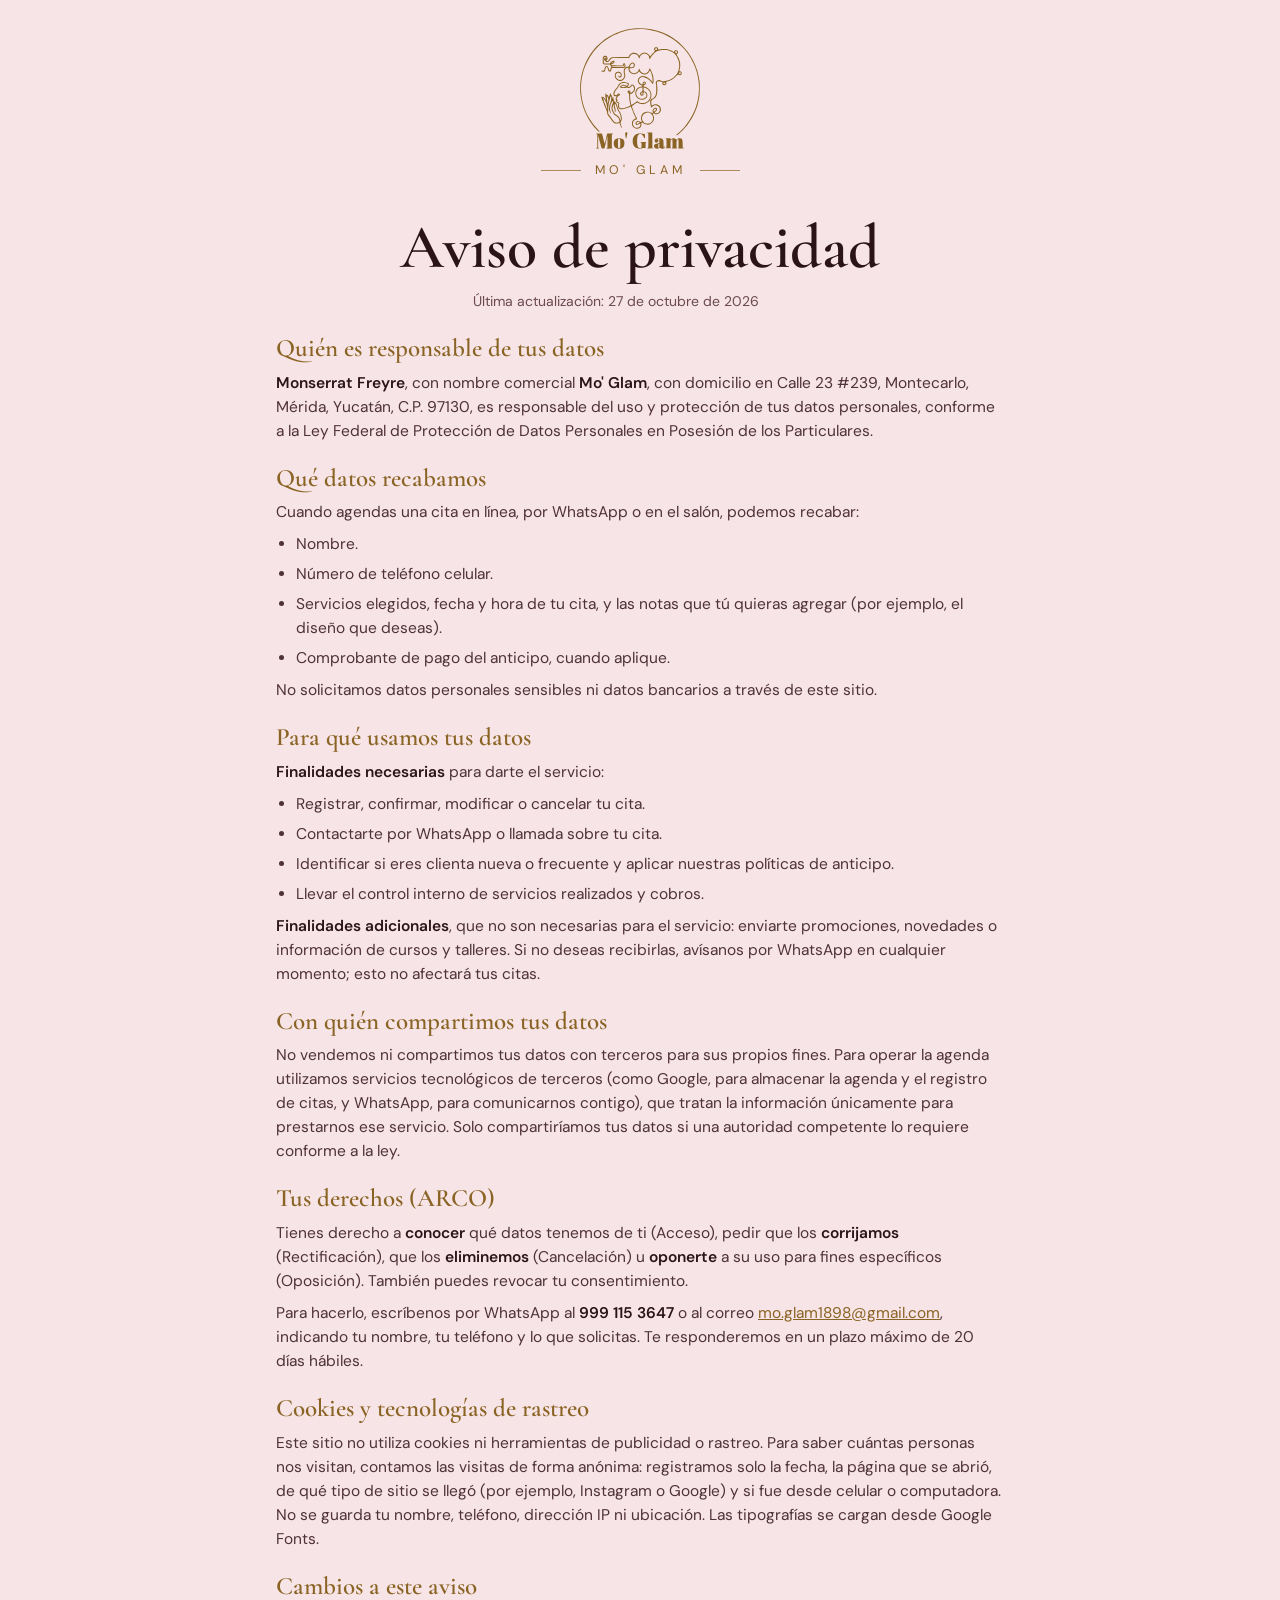
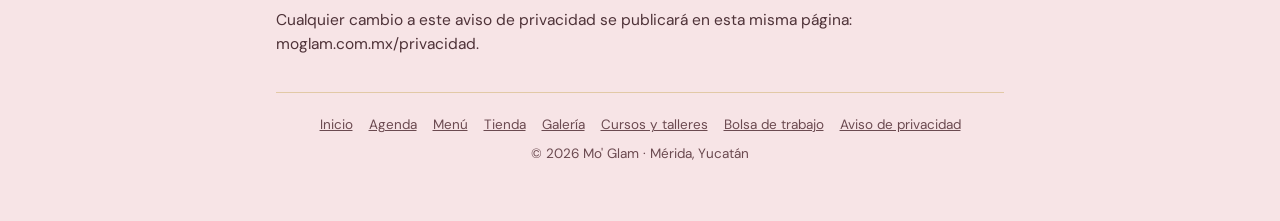
<file: privacidad.html>
<!doctype html>
<html lang="es">
<head>
<meta charset="utf-8">
<title>Aviso de privacidad · Mo' Glam</title>
<meta name="viewport" content="width=device-width, initial-scale=1, viewport-fit=cover">
<meta name="description" content="Aviso de privacidad de Mo' Glam.">
<meta name="theme-color" content="#F7E4E6">
<link rel="icon" href="/logo.jpg">
<link rel="apple-touch-icon" href="/logo.jpg">
<link rel="preconnect" href="https://fonts.googleapis.com">
<link rel="stylesheet" href="https://fonts.googleapis.com/css2?family=Cormorant+Garamond:wght@500;600&family=DM+Sans:wght@400;500;600&display=swap">
<link rel="stylesheet" href="/estilo.css">
<style>.doc{display:flex;flex-direction:column;gap:22px}
.doc h1{text-align:center}
.doc .act{text-align:center;color:var(--muted);font-size:14px;margin:-10px 0 0}
.doc section{display:flex;flex-direction:column;gap:8px}
.doc h2{font-size:25px;color:var(--gold)}
.doc p,.doc li{margin:0;color:#4E3238;font-size:15.5px;max-width:68ch}
.doc ul{margin:0;padding-left:20px;display:flex;flex-direction:column;gap:6px}
.doc b{color:var(--ink);font-weight:600}</style>
</head>
<body>
<div class="wrap">
  <header class="top">
    <a class="logo" href="/" aria-label="Ir al inicio"><img src="/logo-oro.svg" alt="Mo' Glam" width="120" height="122" style="width:120px"></a>
    <div class="eyebrow">Mo' Glam</div>
  </header>

  <article class="doc" aria-labelledby="t1">
    <h1 id="t1">Aviso de privacidad</h1>
    <p class="act">Última actualización: 27 de octubre de 2026</p>

    <section>
      <h2>Quién es responsable de tus datos</h2>
      <p><b>Monserrat Freyre</b>, con nombre comercial <b>Mo' Glam</b>, con domicilio en Calle 23 #239, Montecarlo, Mérida, Yucatán, C.P. 97130, es responsable del uso y protección de tus datos personales, conforme a la Ley Federal de Protección de Datos Personales en Posesión de los Particulares.</p>
    </section>

    <section>
      <h2>Qué datos recabamos</h2>
      <p>Cuando agendas una cita en línea, por WhatsApp o en el salón, podemos recabar:</p>
      <ul>
        <li>Nombre.</li>
        <li>Número de teléfono celular.</li>
        <li>Servicios elegidos, fecha y hora de tu cita, y las notas que tú quieras agregar (por ejemplo, el diseño que deseas).</li>
        <li>Comprobante de pago del anticipo, cuando aplique.</li>
      </ul>
      <p>No solicitamos datos personales sensibles ni datos bancarios a través de este sitio.</p>
    </section>

    <section>
      <h2>Para qué usamos tus datos</h2>
      <p><b>Finalidades necesarias</b> para darte el servicio:</p>
      <ul>
        <li>Registrar, confirmar, modificar o cancelar tu cita.</li>
        <li>Contactarte por WhatsApp o llamada sobre tu cita.</li>
        <li>Identificar si eres clienta nueva o frecuente y aplicar nuestras políticas de anticipo.</li>
        <li>Llevar el control interno de servicios realizados y cobros.</li>
      </ul>
      <p><b>Finalidades adicionales</b>, que no son necesarias para el servicio: enviarte promociones, novedades o información de cursos y talleres. Si no deseas recibirlas, avísanos por WhatsApp en cualquier momento; esto no afectará tus citas.</p>
    </section>

    <section>
      <h2>Con quién compartimos tus datos</h2>
      <p>No vendemos ni compartimos tus datos con terceros para sus propios fines. Para operar la agenda utilizamos servicios tecnológicos de terceros (como Google, para almacenar la agenda y el registro de citas, y WhatsApp, para comunicarnos contigo), que tratan la información únicamente para prestarnos ese servicio. Solo compartiríamos tus datos si una autoridad competente lo requiere conforme a la ley.</p>
    </section>

    <section>
      <h2>Tus derechos (ARCO)</h2>
      <p>Tienes derecho a <b>conocer</b> qué datos tenemos de ti (Acceso), pedir que los <b>corrijamos</b> (Rectificación), que los <b>eliminemos</b> (Cancelación) u <b>oponerte</b> a su uso para fines específicos (Oposición). También puedes revocar tu consentimiento.</p>
      <p>Para hacerlo, escríbenos por WhatsApp al <b>999 115 3647</b> o al correo <a href="mailto:mo.glam1898@gmail.com">mo.glam1898@gmail.com</a>, indicando tu nombre, tu teléfono y lo que solicitas. Te responderemos en un plazo máximo de 20 días hábiles.</p>
    </section>

    <section>
      <h2>Cookies y tecnologías de rastreo</h2>
      <p>Este sitio no utiliza cookies ni herramientas de publicidad o rastreo. Para saber cuántas personas nos visitan, contamos las visitas de forma anónima: registramos solo la fecha, la página que se abrió, de qué tipo de sitio se llegó (por ejemplo, Instagram o Google) y si fue desde celular o computadora. No se guarda tu nombre, teléfono, dirección IP ni ubicación. Las tipografías se cargan desde Google Fonts.</p>
    </section>

    <section>
      <h2>Cambios a este aviso</h2>
      <p>Cualquier cambio a este aviso de privacidad se publicará en esta misma página: moglam.com.mx/privacidad.</p>
    </section>
  </article>

  <footer class="pie">
    <nav aria-label="Secciones">
      <a href="/">Inicio</a><a href="/agenda">Agenda</a><a href="/menu">Menú</a><a href="/tienda">Tienda</a><a href="/galeria">Galería</a><a href="/cursos">Cursos y talleres</a><a href="/empleos">Bolsa de trabajo</a><a href="/privacidad">Aviso de privacidad</a>
    </nav>
    <span>© 2026 Mo' Glam · Mérida, Yucatán</span>
  </footer>
</div>
<script src="/track.js" defer></script>
</body>
</html>
</file>
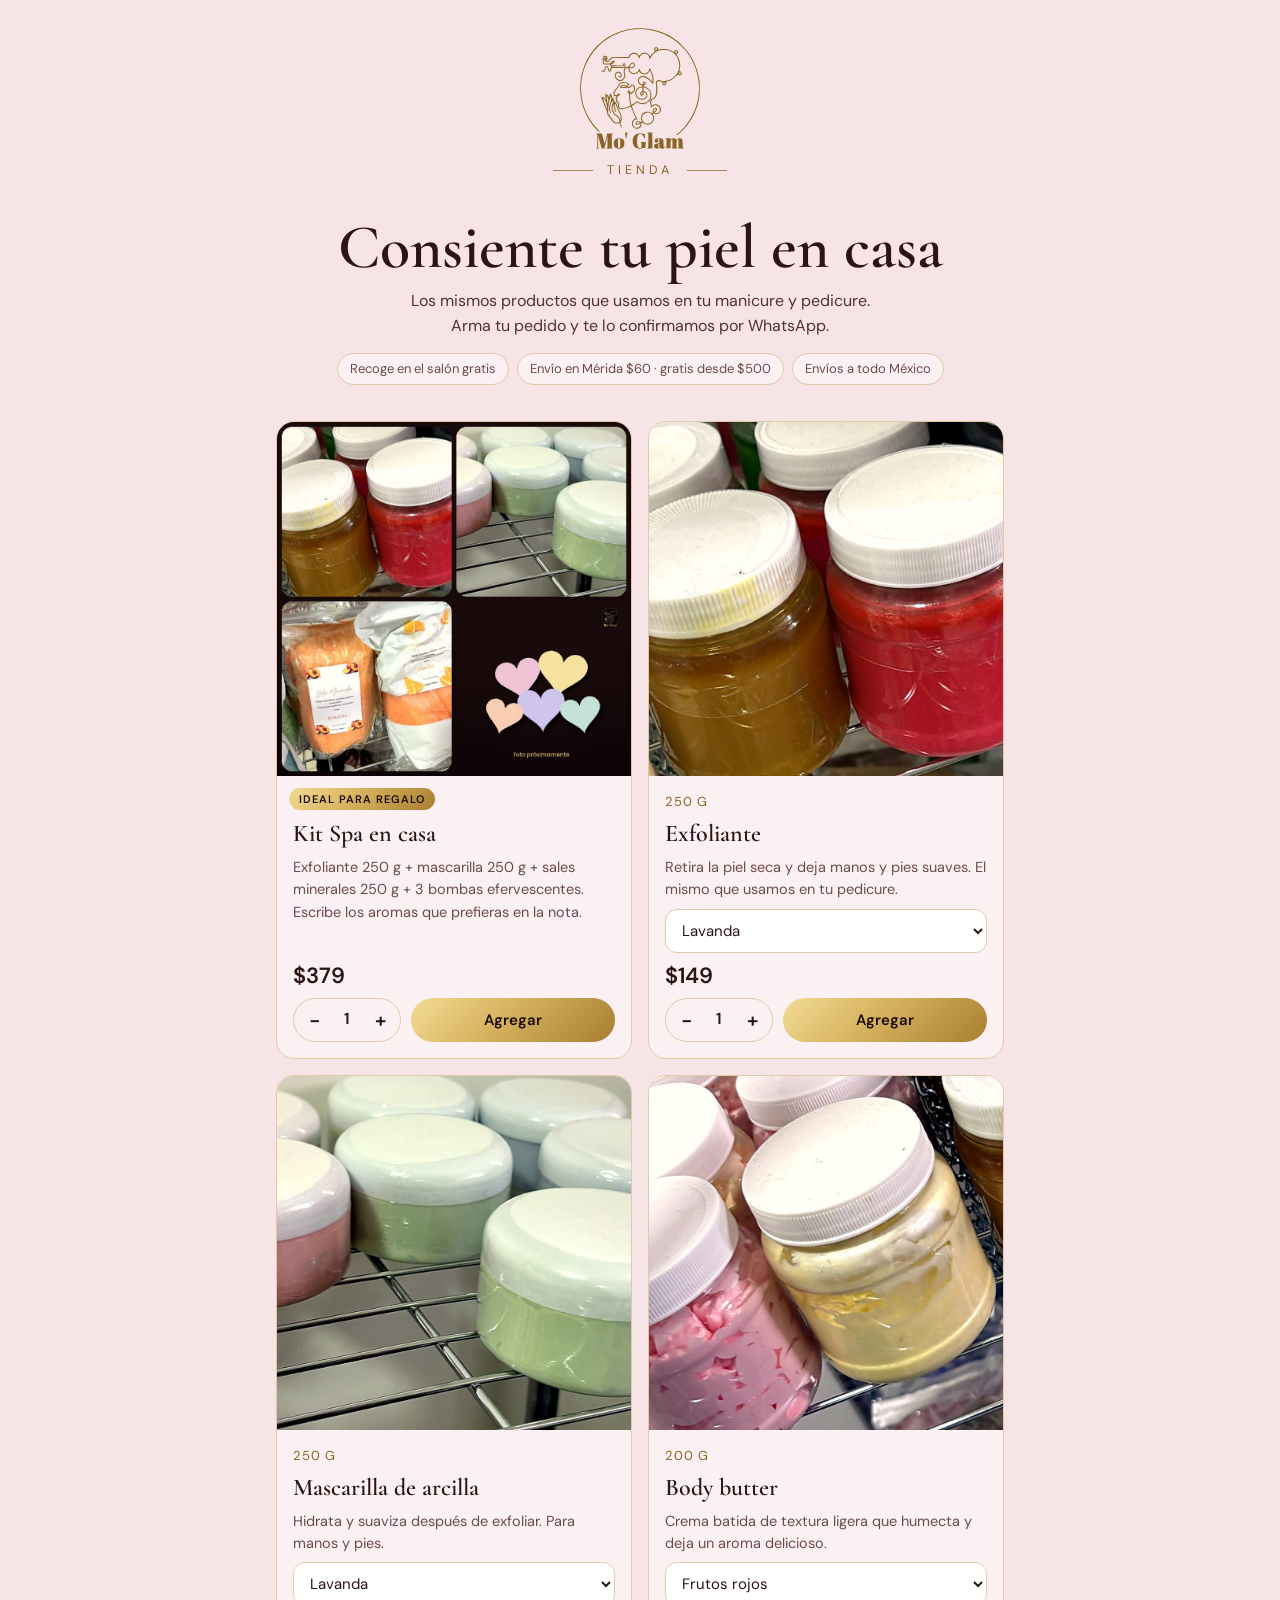
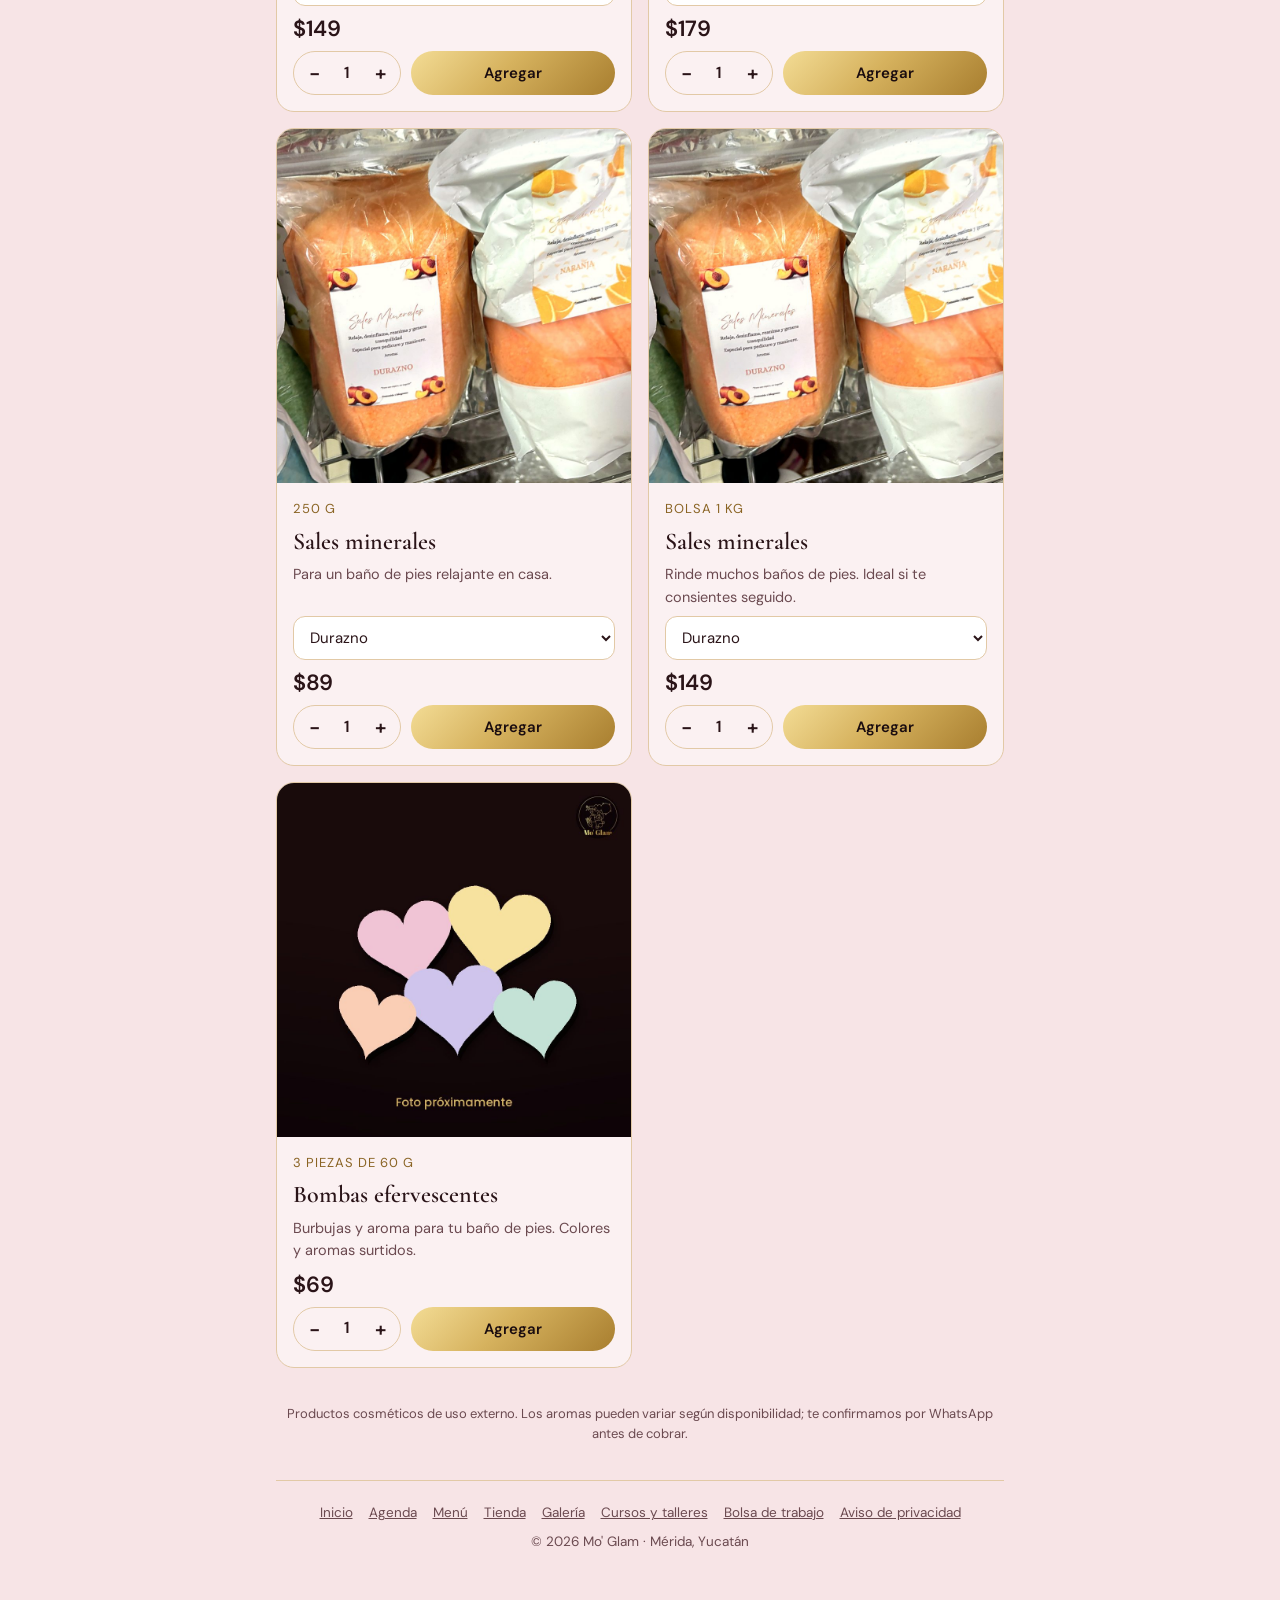
<file: tienda.html>
<!doctype html>
<html lang="es">
<head>
<meta charset="utf-8">
<title>Tienda · Mo' Glam</title>
<meta name="viewport" content="width=device-width, initial-scale=1, viewport-fit=cover">
<meta name="description" content="Tienda Mo' Glam: exfoliantes, mascarillas, body butter y sales minerales para consentir tu piel en casa. Entrega en Mérida.">
<meta property="og:title" content="Tienda Mo' Glam">
<meta property="og:description" content="Exfoliantes, mascarillas, body butter y sales para consentir tu piel en casa.">
<meta property="og:image" content="https://moglam.com.mx/t-kit.jpg">
<meta name="theme-color" content="#F7E4E6">
<link rel="icon" href="/logo.jpg">
<link rel="apple-touch-icon" href="/logo.jpg">
<link rel="preconnect" href="https://fonts.googleapis.com">
<link rel="stylesheet" href="https://fonts.googleapis.com/css2?family=Cormorant+Garamond:wght@500;600&family=DM+Sans:wght@400;500;600&display=swap">
<link rel="stylesheet" href="/estilo.css">
<style>
.intro{text-align:center;display:flex;flex-direction:column;align-items:center;gap:10px}
.intro p{margin:0;max-width:44ch;color:#4E3238}
.envio{display:flex;flex-wrap:wrap;justify-content:center;gap:8px;margin-top:4px}
.envio span{font-size:13px;color:var(--muted);border:1px solid var(--line);border-radius:999px;padding:5px 12px;background:var(--card)}
.grid{display:grid;grid-template-columns:repeat(auto-fill,minmax(260px,1fr));gap:16px}
.prod{display:flex;flex-direction:column;background:var(--card);border:1px solid var(--line);border-radius:18px;overflow:hidden}
.prod img{width:100%;height:auto;aspect-ratio:1/1;object-fit:cover;display:block;background:#F3DCE0}
.prod .cuerpo{display:flex;flex-direction:column;gap:8px;padding:16px;flex:1}
.prod h3{font-size:24px}
.prod .tam{color:var(--gold);font-size:13px;letter-spacing:1px;text-transform:uppercase}
.prod .desc{margin:0;color:var(--muted);font-size:14.5px;flex:1}
.prod .precio{font:600 22px var(--body);color:var(--ink)}
.prod select,.carro input:not([type=radio]),.carro select,.carro textarea{width:100%;min-height:44px;padding:10px 12px;border-radius:12px;border:1px solid var(--line);background:#FFFFFF;color:var(--ink);font:15px var(--body)}
.prod select:focus,.carro input:not([type=radio]):focus,.carro select:focus,.carro textarea:focus{outline:none;border-color:var(--gold)}
.fila{display:flex;align-items:center;gap:10px}
.cant{display:flex;align-items:center;border:1px solid var(--line);border-radius:999px;overflow:hidden}
.cant button{width:40px;height:42px;border:0;background:transparent;color:var(--ink);font:600 20px var(--body);cursor:pointer}
.cant span{min-width:26px;text-align:center;font-weight:600}
.prod .btn{flex:1;min-height:44px;padding:0 14px;font-size:15px;border:0;cursor:pointer}
.tag{position:absolute;margin:12px;padding:4px 10px;border-radius:999px;background:var(--oro);color:var(--gold-ink);font:600 11px var(--body);letter-spacing:1px;text-transform:uppercase}
.foto{position:relative}
.barra{position:fixed;left:0;right:0;bottom:0;z-index:20;padding:12px max(16px,env(safe-area-inset-right,0px)) calc(12px + env(safe-area-inset-bottom,0px)) max(16px,env(safe-area-inset-left,0px));background:rgba(247,228,230,.96);border-top:1px solid var(--line);backdrop-filter:blur(8px);display:flex;align-items:center;gap:12px;justify-content:space-between}
.barra b{font:600 18px var(--body)}
.barra .muted{font-size:13px}
.barra .btn{border:0;cursor:pointer;min-height:48px}
.carro{position:fixed;inset:0;z-index:30;background:rgba(0,0,0,.6);display:flex;justify-content:center;align-items:flex-end}
.carro .panel{width:100%;max-width:560px;max-height:92vh;overflow:auto;background:var(--bg);border:1px solid var(--line);border-radius:22px 22px 0 0;padding:20px max(16px,env(safe-area-inset-right,0px)) calc(24px + env(safe-area-inset-bottom,0px)) max(16px,env(safe-area-inset-left,0px));display:flex;flex-direction:column;gap:14px}
.carro .cab{display:flex;justify-content:space-between;align-items:center}
.carro .cerrar{border:1px solid var(--line);background:transparent;color:var(--ink);border-radius:999px;width:40px;height:40px;font-size:18px;cursor:pointer}
.linea{display:flex;gap:12px;align-items:center;border-bottom:1px solid var(--line);padding-bottom:12px}
.linea img{width:60px;height:60px;border-radius:12px;object-fit:cover;flex:none}
.linea .info{flex:1;min-width:0}
.linea .info div:first-child{font-weight:600}
.linea .info .muted{font-size:13px}
.lbl{font-size:13px;color:var(--muted);margin:0 0 6px}
.opc{display:flex;flex-direction:column;gap:8px}
.opc label{display:flex;gap:10px;align-items:flex-start;padding:12px;border:1px solid var(--line);border-radius:14px;cursor:pointer}
.opc label:has(input:checked){border-color:var(--gold);background:rgba(214,178,94,.08)}
.opc input{accent-color:#8A6424;margin-top:3px;width:18px;height:18px;flex:none}
.opc small{display:block;color:var(--muted)}
.tot{display:grid;grid-template-columns:1fr auto;gap:4px;font-size:15px}
.tot .grande{font:600 22px var(--body);color:var(--gold)}
.nota{font-size:13px;color:var(--muted);margin:0}
.vacio{text-align:center;color:var(--muted);padding:24px}
.oculto{display:none!important}
.prox{display:flex;flex-direction:column;align-items:center;text-align:center;gap:16px;padding:44px 22px}
.prox p{margin:0;max-width:42ch;color:#4E3238;font-size:17px}
.prox .cta{display:flex;flex-wrap:wrap;justify-content:center;gap:10px;margin-top:6px}
.cargando{text-align:center;color:var(--muted);padding:40px 0}
body.con-barra .wrap{padding-bottom:110px}
@media (max-width:480px){.grid{grid-template-columns:1fr 1fr;gap:10px}.prod .cuerpo{padding:12px;gap:6px}.prod h3{font-size:19px}.prod .desc{font-size:13px}.prod .precio{font-size:18px}.fila{flex-direction:column;align-items:stretch;gap:8px}.cant{justify-content:space-between}.prod .btn{font-size:14px}}
</style>
</head>
<body>
<div class="wrap">
  <header class="top">
    <a class="logo" href="/" aria-label="Ir al inicio"><img src="/logo-oro.svg" alt="Mo' Glam" width="120" height="122" style="width:120px"></a>
    <div class="eyebrow">Tienda</div>
  </header>

  <div class="cargando" id="cargando">Cargando tienda…</div>
  <section class="card prox oculto" id="pausa" aria-labelledby="tp">
    <span class="pill">Próximamente</span>
    <h1 id="tp">Tienda en línea</h1>
    <p>Muy pronto podrás comprar aquí nuestros productos Mo' Glam para consentir tu piel en casa: exfoliante, mascarilla, body butter y sales minerales.</p>
    <div class="cta"><a class="btn fill" href="/agenda">Agenda tu cita</a><a class="btn line" href="/">Volver al inicio</a></div>
  </section>

  <div id="catalogo" class="oculto" style="display:flex;flex-direction:column;gap:36px">
  <section class="intro" aria-labelledby="t1">
    <h1 id="t1">Consiente tu piel en casa</h1>
    <p>Los mismos productos que usamos en tu manicure y pedicure. Arma tu pedido y te lo confirmamos por WhatsApp.</p>
    <div class="envio"><span>Recoge en el salón gratis</span><span>Envío en Mérida $60 · gratis desde $500</span><span>Envíos a todo México</span></div>
  </section>

  <section class="grid" id="grid" aria-label="Productos"></section>

  <p class="nota" style="text-align:center">Productos cosméticos de uso externo. Los aromas pueden variar según disponibilidad; te confirmamos por WhatsApp antes de cobrar.</p>
  </div>

  <footer class="pie">
    <nav aria-label="Secciones">
      <a href="/">Inicio</a><a href="/agenda">Agenda</a><a href="/menu">Menú</a><a href="/tienda">Tienda</a><a href="/galeria">Galería</a><a href="/cursos">Cursos y talleres</a><a href="/empleos">Bolsa de trabajo</a><a href="/privacidad">Aviso de privacidad</a>
    </nav>
    <span>© 2026 Mo' Glam · Mérida, Yucatán</span>
  </footer>
</div>

<div class="barra oculto" id="barra">
  <div><b id="bTotal">$0</b><div class="muted" id="bCant">0 productos</div></div>
  <button class="btn fill" type="button" id="verPedido">Ver mi pedido</button>
</div>

<div class="carro oculto" id="carro" role="dialog" aria-modal="true" aria-labelledby="tCarro">
  <div class="panel">
    <div class="cab"><h2 id="tCarro" style="font-size:28px">Tu pedido</h2><button class="cerrar" type="button" id="cerrar" aria-label="Cerrar">✕</button></div>
    <div id="lineas"></div>
    <div>
      <p class="lbl">¿Cómo lo recibes?</p>
      <div class="opc" id="entrega">
        <label><input type="radio" name="ent" value="salon" checked><span>Recoger en el salón<small>Calle 23 #239, Montecarlo, Mérida · sin costo</small></span></label>
        <label><input type="radio" name="ent" value="merida"><span>Envío en Mérida<small>$60 · gratis en pedidos desde $500</small></span></label>
        <label><input type="radio" name="ent" value="fuera"><span>Envío fuera de Mérida<small>Te cotizamos la paquetería por WhatsApp</small></span></label>
      </div>
    </div>
    <div><p class="lbl">Tu nombre</p><input id="nombre" maxlength="60" autocomplete="name" placeholder="Nombre y apellido"></div>
    <div id="dirBox" class="oculto"><p class="lbl">Dirección de entrega</p><textarea id="dir" rows="2" maxlength="200" autocomplete="street-address" placeholder="Calle, número, colonia, ciudad, código postal"></textarea></div>
    <div>
      <p class="lbl">Forma de pago</p>
      <select id="pago">
        <option>Link de pago (tarjeta)</option>
        <option>Transferencia</option>
        <option>Efectivo en el salón</option>
      </select>
    </div>
    <div><p class="lbl">Nota (opcional)</p><textarea id="nota" rows="2" maxlength="200" placeholder="Aromas del kit, horario para recoger, etc."></textarea></div>
    <div class="tot" id="tot"></div>
    <a class="btn fill" id="enviar" href="#" target="_blank" rel="noopener">Enviar pedido por WhatsApp</a>
    <p class="nota">Se abrirá WhatsApp con tu pedido listo para enviar. Te confirmamos disponibilidad, total y datos de pago. Consulta nuestro <a href="/privacidad">aviso de privacidad</a>.</p>
  </div>
</div>

<script>
(function () {
  var WA = '529991153647';
  var ACTIVA = false;
  var ENVIO_MERIDA = 60, GRATIS_DESDE = 500;
  var A_EXF = ['Lavanda', 'Menta', 'Rosas', 'Mandarina', 'Sandía', 'Chocolate', 'Café', 'Frutos rojos', 'Maracuyá', 'Avena y miel'];
  var A_MASC = ['Lavanda', 'Maracuyá', 'Menta', 'Frutos rojos', 'Rosas', 'Chocolate', 'Naranja', 'Café'];
  var A_BB = ['Frutos rojos', 'Chicle', 'Maracuyá', 'Rosas', 'Lavanda', 'Manzana', 'Durazno'];
  var A_SAL = ['Durazno', 'Naranja', 'Blue Berry', 'Sábila'];
  var P = [
    { id: 'kit', nombre: 'Kit Spa en casa', tam: 'Kit de regalo', precio: 379, img: '/t-kit.jpg', tag: 'Ideal para regalo',
      desc: 'Exfoliante 250 g + mascarilla 250 g + sales minerales 250 g + 3 bombas efervescentes. Escribe los aromas que prefieras en la nota.', aromas: null },
    { id: 'exf', nombre: 'Exfoliante', tam: '250 g', precio: 149, img: '/t-exfoliante.jpg',
      desc: 'Retira la piel seca y deja manos y pies suaves. El mismo que usamos en tu pedicure.', aromas: A_EXF },
    { id: 'masc', nombre: 'Mascarilla de arcilla', tam: '250 g', precio: 149, img: '/t-mascarilla.jpg',
      desc: 'Hidrata y suaviza después de exfoliar. Para manos y pies.', aromas: A_MASC },
    { id: 'bb', nombre: 'Body butter', tam: '200 g', precio: 179, img: '/t-body-butter.jpg',
      desc: 'Crema batida de textura ligera que humecta y deja un aroma delicioso.', aromas: A_BB },
    { id: 'sal', nombre: 'Sales minerales', tam: '250 g', precio: 89, img: '/t-sales.jpg',
      desc: 'Para un baño de pies relajante en casa.', aromas: A_SAL },
    { id: 'sal1', nombre: 'Sales minerales', tam: 'Bolsa 1 kg', precio: 149, img: '/t-sales.jpg',
      desc: 'Rinde muchos baños de pies. Ideal si te consientes seguido.', aromas: A_SAL },
    { id: 'bomb', nombre: 'Bombas efervescentes', tam: '3 piezas de 60 g', precio: 69, img: '/t-bombas.jpg',
      desc: 'Burbujas y aroma para tu baño de pies. Colores y aromas surtidos.', aromas: null }
  ];
  var $ = function (id) { return document.getElementById(id); };
  function el(t, c, x) { var e = document.createElement(t); if (c) e.className = c; if (x != null) e.textContent = x; return e; }
  function dinero(n) { return '$' + Number(n || 0).toLocaleString('es-MX'); }
  var carro = [];
  try { carro = JSON.parse(localStorage.getItem('mg_carro') || '[]') || []; } catch (e) { carro = []; }
  carro = carro.filter(function (l) { return P.some(function (p) { return p.id === l.id; }); });
  function guardar() { try { localStorage.setItem('mg_carro', JSON.stringify(carro)); } catch (e) {} }
  function prod(id) { return P.filter(function (p) { return p.id === id; })[0]; }

  // Catálogo
  P.forEach(function (p) {
    var c = el('article', 'prod');
    var f = el('div', 'foto');
    var img = el('img'); img.src = p.img; img.alt = p.nombre + ' ' + p.tam; img.loading = 'lazy'; img.width = 900; img.height = 900;
    f.appendChild(img); if (p.tag) f.appendChild(el('span', 'tag', p.tag)); c.appendChild(f);
    var b = el('div', 'cuerpo');
    b.appendChild(el('div', 'tam', p.tam));
    b.appendChild(el('h3', null, p.nombre));
    b.appendChild(el('p', 'desc', p.desc));
    var sel = null;
    if (p.aromas) {
      sel = el('select'); sel.setAttribute('aria-label', 'Aroma de ' + p.nombre);
      p.aromas.forEach(function (a) { var o = el('option', null, a); sel.appendChild(o); });
      b.appendChild(sel);
    }
    b.appendChild(el('div', 'precio', dinero(p.precio)));
    var fila = el('div', 'fila');
    var n = 1, cant = el('div', 'cant'), menos = el('button', null, '−'), num = el('span', null, '1'), mas = el('button', null, '+');
    menos.type = mas.type = 'button'; menos.setAttribute('aria-label', 'Menos'); mas.setAttribute('aria-label', 'Más');
    menos.onclick = function () { n = Math.max(1, n - 1); num.textContent = n; };
    mas.onclick = function () { n = Math.min(20, n + 1); num.textContent = n; };
    cant.appendChild(menos); cant.appendChild(num); cant.appendChild(mas);
    var add = el('button', 'btn fill', 'Agregar'); add.type = 'button';
    add.onclick = function () {
      var aroma = sel ? sel.value : '';
      var l = carro.filter(function (x) { return x.id === p.id && x.aroma === aroma; })[0];
      if (l) l.n = Math.min(50, l.n + n); else carro.push({ id: p.id, aroma: aroma, n: n });
      n = 1; num.textContent = '1'; guardar(); pintar();
      add.textContent = '✓ Agregado'; setTimeout(function () { add.textContent = 'Agregar'; }, 1400);
    };
    fila.appendChild(cant); fila.appendChild(add); b.appendChild(fila);
    c.appendChild(b); $('grid').appendChild(c);
  });

  function subtotal() { return carro.reduce(function (a, l) { return a + prod(l.id).precio * l.n; }, 0); }
  function entrega() { var r = document.querySelector('input[name=ent]:checked'); return r ? r.value : 'salon'; }
  function costoEnvio(st) { var e = entrega(); return e === 'merida' ? (st >= GRATIS_DESDE ? 0 : ENVIO_MERIDA) : 0; }

  function pintar() {
    var piezas = carro.reduce(function (a, l) { return a + l.n; }, 0), st = subtotal();
    $('barra').classList.toggle('oculto', !piezas || !ACTIVA);
    document.body.classList.toggle('con-barra', !!piezas && ACTIVA);
    $('bTotal').textContent = dinero(st);
    $('bCant').textContent = piezas + (piezas === 1 ? ' producto' : ' productos');
    var L = $('lineas'); L.textContent = '';
    if (!carro.length) { L.appendChild(el('div', 'vacio', 'Tu pedido está vacío.')); }
    carro.forEach(function (l, i) {
      var p = prod(l.id), r = el('div', 'linea');
      var im = el('img'); im.src = p.img; im.alt = ''; r.appendChild(im);
      var inf = el('div', 'info');
      inf.appendChild(el('div', null, p.nombre + (p.id === 'kit' ? '' : ' · ' + p.tam)));
      inf.appendChild(el('div', 'muted', (l.aroma ? l.aroma + ' · ' : '') + dinero(p.precio) + ' c/u'));
      r.appendChild(inf);
      var cant = el('div', 'cant'), m = el('button', null, '−'), s = el('span', null, String(l.n)), x = el('button', null, '+');
      m.type = x.type = 'button'; m.setAttribute('aria-label', 'Menos'); x.setAttribute('aria-label', 'Más');
      m.onclick = function () { l.n--; if (l.n <= 0) carro.splice(i, 1); guardar(); pintar(); };
      x.onclick = function () { l.n = Math.min(50, l.n + 1); guardar(); pintar(); };
      cant.appendChild(m); cant.appendChild(s); cant.appendChild(x); r.appendChild(cant);
      L.appendChild(r);
    });
    var env = costoEnvio(st), e = entrega();
    $('dirBox').classList.toggle('oculto', e === 'salon');
    var T = $('tot'); T.textContent = '';
    function fila(a, b, cls) { T.appendChild(el('span', cls, a)); T.appendChild(el('span', cls, b)); }
    fila('Subtotal', dinero(st));
    fila('Envío', e === 'salon' ? 'Gratis' : e === 'fuera' ? 'Por cotizar' : env ? dinero(env) : 'Gratis');
    if (e === 'merida' && st < GRATIS_DESDE && st > 0) fila('Te faltan ' + dinero(GRATIS_DESDE - st) + ' para envío gratis', '', 'muted');
    fila('Total', dinero(st + env) + (e === 'fuera' ? ' + envío' : ''), 'grande');
    actualizarLink();
  }
  function mensaje() {
    var st = subtotal(), env = costoEnvio(st), e = entrega();
    var t = ['Hola Mo’ Glam, quiero hacer este pedido:', ''];
    carro.forEach(function (l) {
      var p = prod(l.id);
      t.push('• ' + l.n + ' × ' + p.nombre + (p.id === 'kit' ? '' : ' ' + p.tam) + (l.aroma ? ' (' + l.aroma + ')' : '') + ' — ' + dinero(p.precio * l.n));
    });
    t.push('', 'Subtotal: ' + dinero(st));
    t.push('Entrega: ' + (e === 'salon' ? 'Recojo en el salón' : e === 'merida' ? 'Envío en Mérida (' + (env ? dinero(env) : 'gratis') + ')' : 'Envío fuera de Mérida (cotizar)'));
    t.push('Total: ' + dinero(st + env) + (e === 'fuera' ? ' + envío' : ''));
    var n = $('nombre').value.trim(); if (n) t.push('Nombre: ' + n);
    var d = $('dir').value.trim(); if (d && e !== 'salon') t.push('Dirección: ' + d);
    t.push('Pago: ' + $('pago').value);
    var no = $('nota').value.trim(); if (no) t.push('Nota: ' + no);
    return t.join('\n');
  }
  function actualizarLink() { $('enviar').href = 'https://wa.me/' + WA + '?text=' + encodeURIComponent(mensaje()); }
  $('enviar').addEventListener('click', function (ev) {
    if (!carro.length) { ev.preventDefault(); return; }
    if (!$('nombre').value.trim()) { ev.preventDefault(); $('nombre').focus(); $('nombre').placeholder = 'Escribe tu nombre para continuar'; return; }
    if (entrega() !== 'salon' && !$('dir').value.trim()) { ev.preventDefault(); $('dir').focus(); return; }
    actualizarLink();
  });
  ['nombre', 'dir', 'pago', 'nota'].forEach(function (k) { $(k).addEventListener('input', actualizarLink); $(k).addEventListener('change', actualizarLink); });
  Array.prototype.forEach.call(document.querySelectorAll('input[name=ent]'), function (r) { r.addEventListener('change', pintar); });
  function abrir() { $('carro').classList.remove('oculto'); document.body.style.overflow = 'hidden'; }
  function cerrar() { $('carro').classList.add('oculto'); document.body.style.overflow = ''; }
  $('verPedido').onclick = abrir; $('cerrar').onclick = cerrar;
  $('carro').addEventListener('click', function (e) { if (e.target === $('carro')) cerrar(); });
  document.addEventListener('keydown', function (e) { if (e.key === 'Escape') cerrar(); });
  pintar();

  // ¿La tienda está activa o en pausa? (se cambia desde el panel → Ajustes)
  function mostrar(activa) {
    ACTIVA = activa;
    $('cargando').classList.add('oculto');
    $('catalogo').classList.toggle('oculto', !activa);
    $('pausa').classList.toggle('oculto', activa);
    if (!activa) cerrar();
    pintar();
  }
  var listo = false;
  var t = setTimeout(function () { if (!listo) { listo = true; mostrar(true); } }, 7000);
  fetch('https://script.google.com/macros/s/AKfycbyOj2Dwt9iSgLBEh7tc0ou-jjd3Xd24gurcXprvk64Iy-sLNKv1t5maGV9YVLvRtbUmBQ/exec', { method: 'POST', headers: { 'Content-Type': 'text/plain;charset=utf-8' }, credentials: 'omit',
    body: JSON.stringify({ fn: 'estadoTienda', args: [] }) })
    .then(function (r) { return r.json(); })
    .then(function (j) { if (listo) return; listo = true; clearTimeout(t); mostrar(!(j && j.ok && j.data && j.data.activa === false)); })
    .catch(function () { if (listo) return; listo = true; clearTimeout(t); mostrar(true); });
})();
</script>
<script src="/track.js" defer></script>
</body>
</html>
</file>
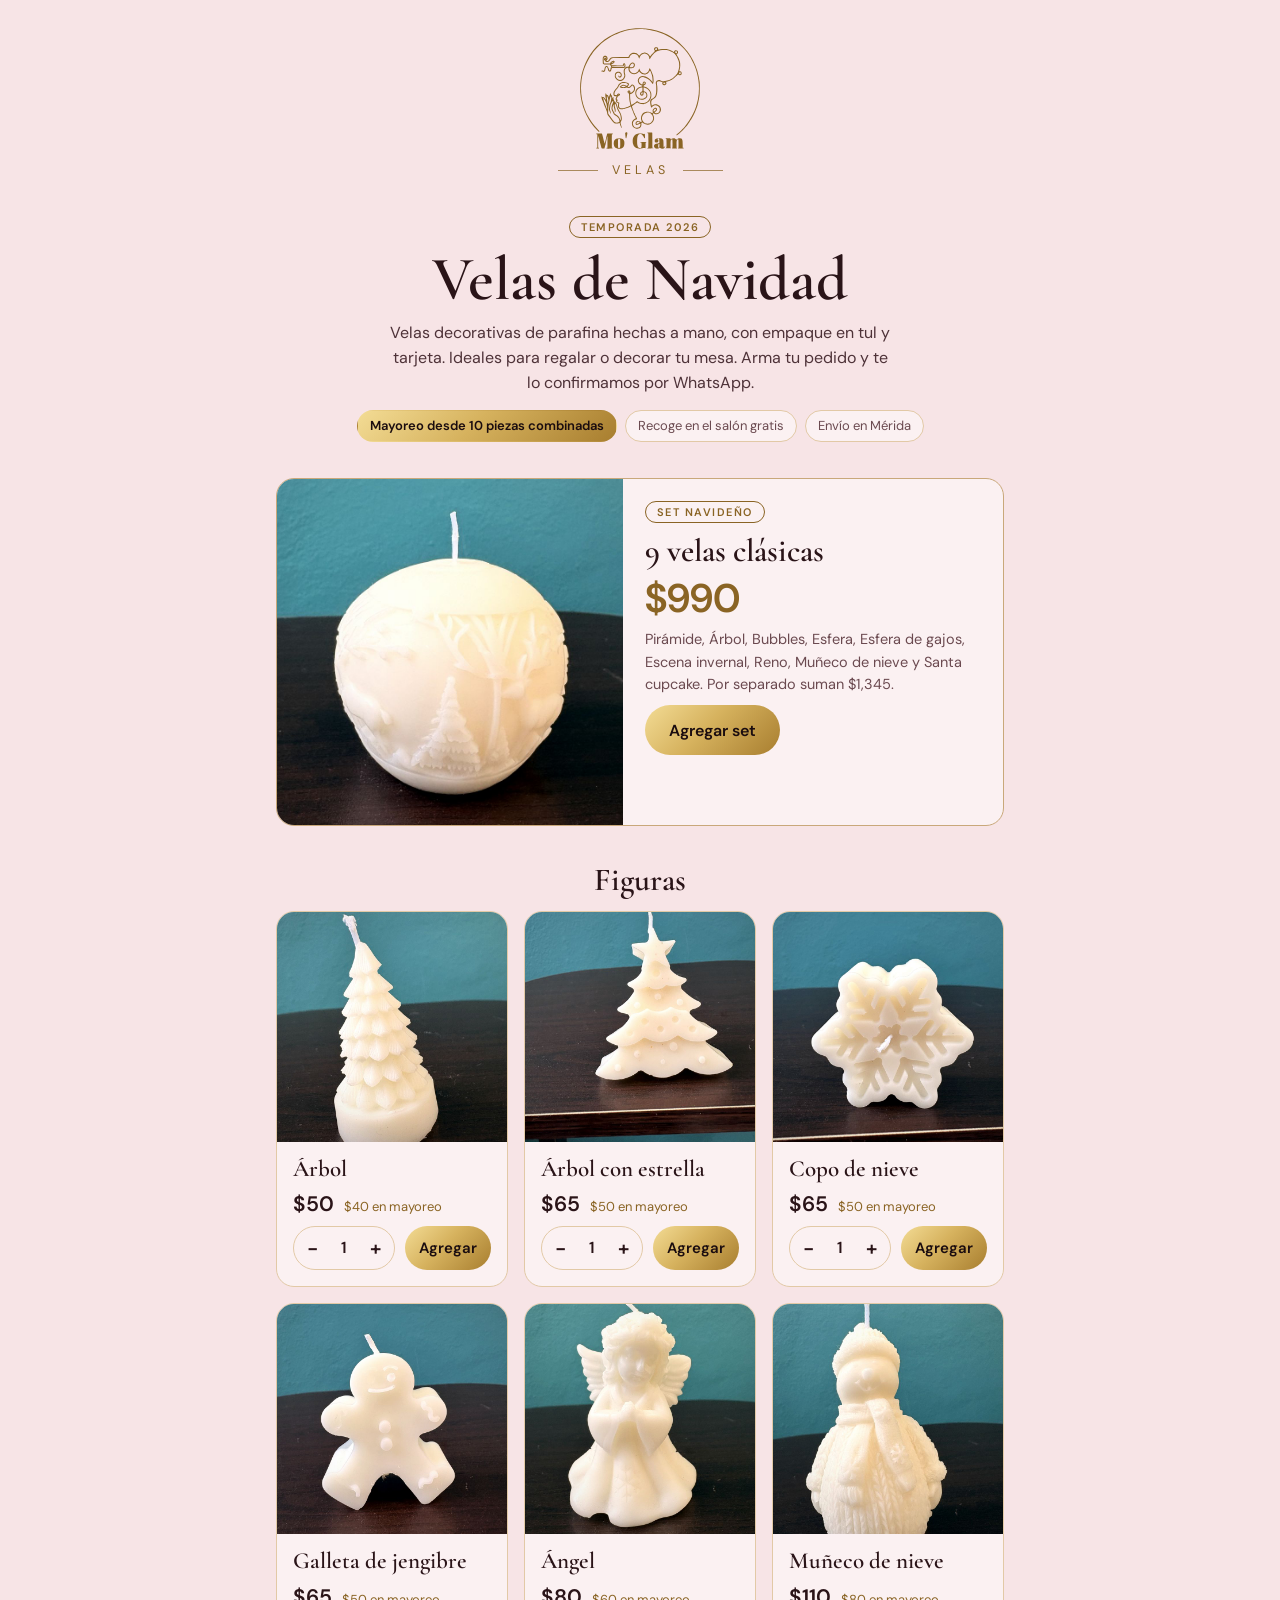
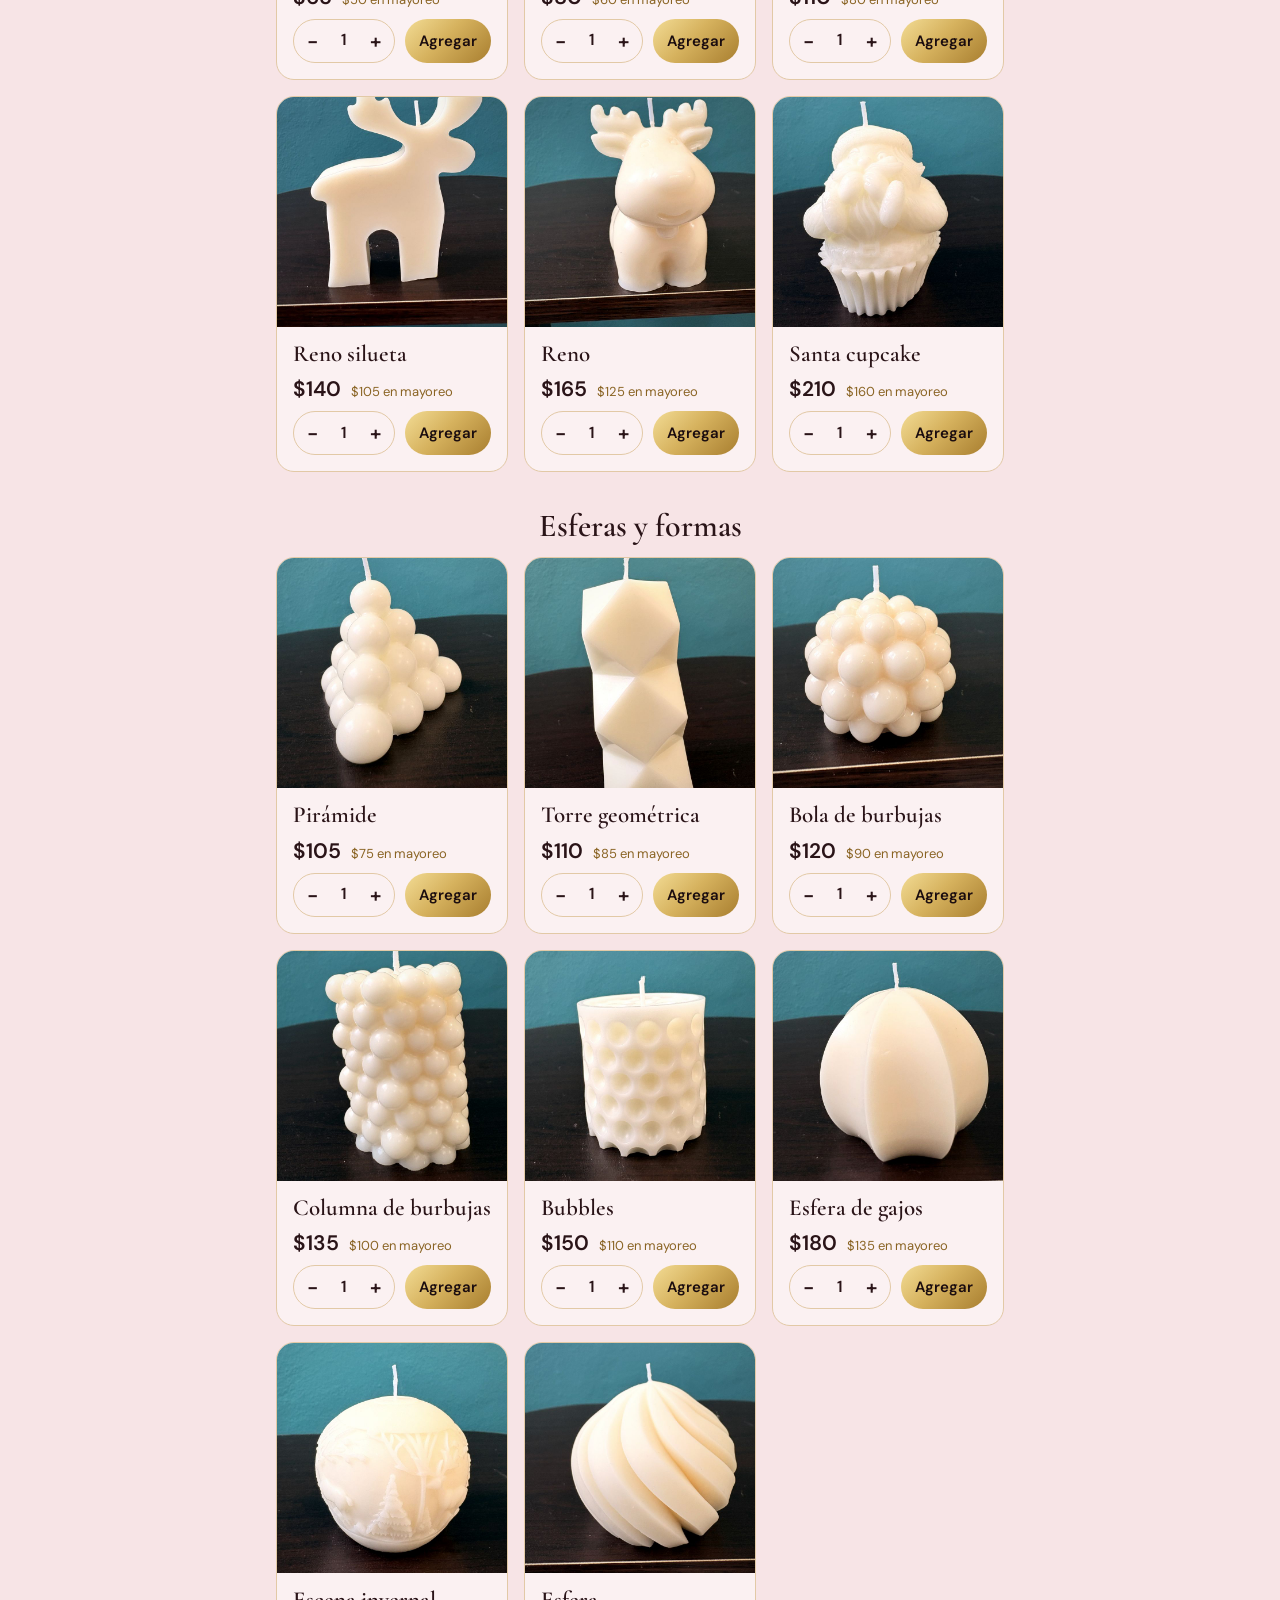
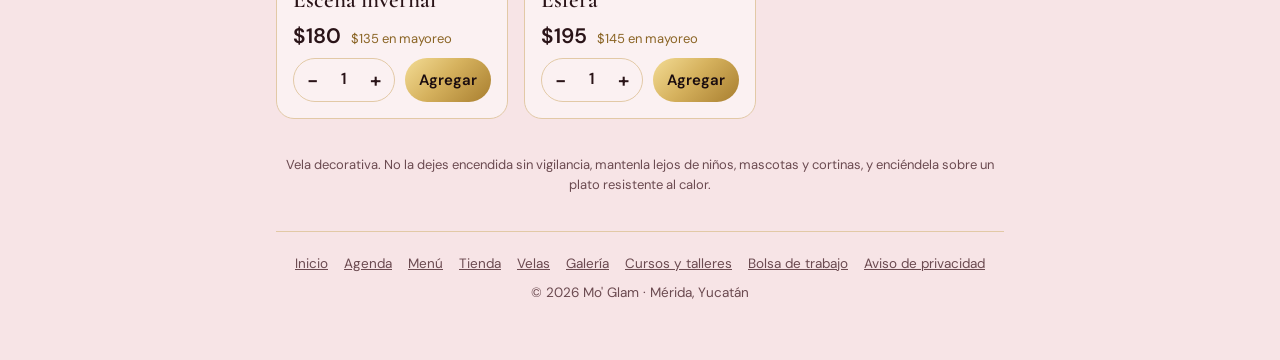
<file: velas.html>
<!doctype html>
<html lang="es">
<head>
<meta charset="utf-8">
<title>Velas de Navidad · Mo' Glam</title>
<meta name="viewport" content="width=device-width, initial-scale=1, viewport-fit=cover">
<meta name="description" content="Velas decorativas de Navidad hechas a mano: árboles, renos, esferas y más. Precio de mayoreo desde 10 piezas. Pide por WhatsApp en Mérida.">
<meta property="og:title" content="Velas de Navidad · Mo' Glam">
<meta property="og:description" content="Velas decorativas hechas a mano. Mayoreo desde 10 piezas combinadas.">
<meta property="og:image" content="https://moglam.com.mx/v-escena.jpg">
<meta name="theme-color" content="#F7E4E6">
<link rel="icon" href="/logo.jpg">
<link rel="apple-touch-icon" href="/logo.jpg">
<link rel="preconnect" href="https://fonts.googleapis.com">
<link rel="stylesheet" href="https://fonts.googleapis.com/css2?family=Cormorant+Garamond:wght@500;600&family=DM+Sans:wght@400;500;600&display=swap">
<link rel="stylesheet" href="/estilo.css">
<style>
.intro{text-align:center;display:flex;flex-direction:column;align-items:center;gap:10px}
.intro p{margin:0;max-width:46ch;color:#4E3238}
.envio{display:flex;flex-wrap:wrap;justify-content:center;gap:8px;margin-top:4px}
.envio span{font-size:13px;color:var(--muted);border:1px solid var(--line);border-radius:999px;padding:5px 12px;background:var(--card)}
.envio span.oro{color:var(--gold-ink);background:var(--oro);border-color:transparent;font-weight:600}
.grupo{display:flex;flex-direction:column;gap:14px}
.grupo h2{text-align:center}
.grid{display:grid;grid-template-columns:repeat(auto-fill,minmax(220px,1fr));gap:16px}
.prod{display:flex;flex-direction:column;background:var(--card);border:1px solid var(--line);border-radius:18px;overflow:hidden}
.prod img{width:100%;height:auto;aspect-ratio:1/1;object-fit:cover;display:block;background:#F3DCE0}
.prod .cuerpo{display:flex;flex-direction:column;gap:8px;padding:14px 16px 16px;flex:1}
.prod h3{font-size:23px}
.precios{display:flex;align-items:baseline;gap:10px;flex-wrap:wrap;margin-top:auto}
.precios .men{font:600 21px var(--body);color:var(--ink)}
.precios .may{font-size:13px;color:var(--gold)}
.fila{display:flex;align-items:center;gap:10px}
.cant{display:flex;align-items:center;border:1px solid var(--line);border-radius:999px;overflow:hidden}
.cant button{width:40px;height:42px;border:0;background:transparent;color:var(--ink);font:600 20px var(--body);cursor:pointer}
.cant span{min-width:26px;text-align:center;font-weight:600}
.prod .btn{flex:1;min-height:44px;padding:0 14px;font-size:15px;border:0;cursor:pointer}
.set{display:grid;grid-template-columns:minmax(0,1fr) minmax(0,1.1fr);gap:0;padding:0;overflow:hidden;border-color:#C9A87A}
.set img{width:100%;height:100%;min-height:240px;object-fit:cover;display:block}
.set .cuerpo{display:flex;flex-direction:column;gap:10px;padding:22px}
.set .grande{font:600 40px var(--body);line-height:1;color:var(--gold)}
.set p{margin:0;color:var(--muted);font-size:14.5px}
.set .btn{border:0;cursor:pointer;align-self:flex-start}
.barra{position:fixed;left:0;right:0;bottom:0;z-index:20;padding:12px max(16px,env(safe-area-inset-right,0px)) calc(12px + env(safe-area-inset-bottom,0px)) max(16px,env(safe-area-inset-left,0px));background:rgba(247,228,230,.96);border-top:1px solid var(--line);backdrop-filter:blur(8px);display:flex;align-items:center;gap:12px;justify-content:space-between}
.barra b{font:600 18px var(--body)}
.barra .muted{font-size:13px}
.barra .btn{border:0;cursor:pointer;min-height:48px}
.carro{position:fixed;inset:0;z-index:30;background:rgba(0,0,0,.6);display:flex;justify-content:center;align-items:flex-end}
.carro .panel{width:100%;max-width:560px;max-height:92vh;overflow:auto;background:var(--bg);border:1px solid var(--line);border-radius:22px 22px 0 0;padding:20px max(16px,env(safe-area-inset-right,0px)) calc(24px + env(safe-area-inset-bottom,0px)) max(16px,env(safe-area-inset-left,0px));display:flex;flex-direction:column;gap:14px}
.carro .cab{display:flex;justify-content:space-between;align-items:center}
.carro .cerrar{border:1px solid var(--line);background:transparent;color:var(--ink);border-radius:999px;width:40px;height:40px;font-size:18px;cursor:pointer}
.carro input:not([type=radio]),.carro select,.carro textarea{width:100%;min-height:44px;padding:10px 12px;border-radius:12px;border:1px solid var(--line);background:#FFFFFF;color:var(--ink);font:15px var(--body)}
.carro input:not([type=radio]):focus,.carro select:focus,.carro textarea:focus{outline:none;border-color:var(--gold)}
.linea{display:flex;gap:12px;align-items:center;border-bottom:1px solid var(--line);padding-bottom:12px}
.linea img{width:60px;height:60px;border-radius:12px;object-fit:cover;flex:none}
.linea .info{flex:1;min-width:0}
.linea .info div:first-child{font-weight:600}
.linea .info .muted{font-size:13px}
.lbl{font-size:13px;color:var(--muted);margin:0 0 6px}
.opc{display:flex;flex-direction:column;gap:8px}
.opc label{display:flex;gap:10px;align-items:flex-start;padding:12px;border:1px solid var(--line);border-radius:14px;cursor:pointer}
.opc label:has(input:checked){border-color:var(--gold);background:rgba(214,178,94,.08)}
.opc input{accent-color:#8A6424;margin-top:3px;width:18px;height:18px;flex:none}
.opc small{display:block;color:var(--muted)}
.aviso{font-size:14px;padding:10px 12px;border-radius:12px;border:1px solid #C9A87A;background:rgba(214,178,94,.08);color:var(--ink)}
.tot{display:grid;grid-template-columns:1fr auto;gap:4px;font-size:15px}
.tot .grande{font:600 22px var(--body);color:var(--gold)}
.nota{font-size:13px;color:var(--muted);margin:0}
.vacio{text-align:center;color:var(--muted);padding:24px}
.oculto{display:none!important}
body.con-barra .wrap{padding-bottom:110px}
@media (max-width:560px){.set{grid-template-columns:1fr}.set img{min-height:0;aspect-ratio:1/1}}
@media (max-width:480px){.grid{grid-template-columns:1fr 1fr;gap:10px}.prod .cuerpo{padding:12px;gap:6px}.prod h3{font-size:19px}.precios .men{font-size:18px}.precios .may{font-size:12px}.fila{flex-direction:column;align-items:stretch;gap:8px}.cant{justify-content:space-between}.prod .btn{font-size:14px}}
</style>
</head>
<body>
<div class="wrap">
  <header class="top">
    <a class="logo" href="/" aria-label="Ir al inicio"><img src="/logo-oro.svg" alt="Mo' Glam" width="120" height="122" style="width:120px"></a>
    <div class="eyebrow">Velas</div>
  </header>

  <section class="intro" aria-labelledby="t1">
    <span class="pill">Temporada 2026</span>
    <h1 id="t1">Velas de Navidad</h1>
    <p>Velas decorativas de parafina hechas a mano, con empaque en tul y tarjeta. Ideales para regalar o decorar tu mesa. Arma tu pedido y te lo confirmamos por WhatsApp.</p>
    <div class="envio"><span class="oro">Mayoreo desde 10 piezas combinadas</span><span>Recoge en el salón gratis</span><span>Envío en Mérida</span></div>
  </section>

  <section class="card set" aria-labelledby="tset">
    <img src="/v-escena.jpg" alt="Vela Escena invernal" width="800" height="800" loading="lazy">
    <div class="cuerpo">
      <span class="pill" style="align-self:flex-start">Set navideño</span>
      <h2 id="tset">9 velas clásicas</h2>
      <div class="grande">$990</div>
      <p>Pirámide, Árbol, Bubbles, Esfera, Esfera de gajos, Escena invernal, Reno, Muñeco de nieve y Santa cupcake. Por separado suman $1,345.</p>
      <button class="btn fill" type="button" id="addSet">Agregar set</button>
    </div>
  </section>

  <section class="grupo" aria-labelledby="tfig">
    <h2 id="tfig">Figuras</h2>
    <div class="grid" id="gFig"></div>
  </section>

  <section class="grupo" aria-labelledby="tfor">
    <h2 id="tfor">Esferas y formas</h2>
    <div class="grid" id="gFor"></div>
  </section>

  <p class="nota" style="text-align:center">Vela decorativa. No la dejes encendida sin vigilancia, mantenla lejos de niños, mascotas y cortinas, y enciéndela sobre un plato resistente al calor.</p>

  <footer class="pie">
    <nav aria-label="Secciones">
      <a href="/">Inicio</a><a href="/agenda">Agenda</a><a href="/menu">Menú</a><a href="/tienda">Tienda</a><a href="/velas">Velas</a><a href="/galeria">Galería</a><a href="/cursos">Cursos y talleres</a><a href="/empleos">Bolsa de trabajo</a><a href="/privacidad">Aviso de privacidad</a>
    </nav>
    <span>© 2026 Mo' Glam · Mérida, Yucatán</span>
  </footer>
</div>

<div class="barra oculto" id="barra">
  <div><b id="bTotal">$0</b><div class="muted" id="bCant">0 velas</div></div>
  <button class="btn fill" type="button" id="verPedido">Ver mi pedido</button>
</div>

<div class="carro oculto" id="carro" role="dialog" aria-modal="true" aria-labelledby="tCarro">
  <div class="panel">
    <div class="cab"><h2 id="tCarro" style="font-size:28px">Tu pedido</h2><button class="cerrar" type="button" id="cerrar" aria-label="Cerrar">✕</button></div>
    <div id="lineas"></div>
    <div class="aviso" id="avisoMay"></div>
    <div>
      <p class="lbl">¿Cómo lo recibes?</p>
      <div class="opc" id="entrega">
        <label><input type="radio" name="ent" value="salon" checked><span>Recoger en el salón<small>Calle 23 #239, Montecarlo, Mérida · sin costo</small></span></label>
        <label><input type="radio" name="ent" value="merida"><span>Envío en Mérida<small>Te confirmamos el costo por WhatsApp</small></span></label>
      </div>
    </div>
    <div><p class="lbl">Tu nombre</p><input id="nombre" maxlength="60" autocomplete="name" placeholder="Nombre y apellido"></div>
    <div id="dirBox" class="oculto"><p class="lbl">Dirección de entrega</p><textarea id="dir" rows="2" maxlength="200" autocomplete="street-address" placeholder="Calle, número, colonia"></textarea></div>
    <div>
      <p class="lbl">Forma de pago</p>
      <select id="pago">
        <option>Link de pago (tarjeta)</option>
        <option>Transferencia</option>
        <option>Efectivo en el salón</option>
      </select>
    </div>
    <div><p class="lbl">Nota (opcional)</p><textarea id="nota" rows="2" maxlength="200" placeholder="Fecha en que las necesitas, texto para la tarjeta, etc."></textarea></div>
    <div class="tot" id="tot"></div>
    <a class="btn fill" id="enviar" href="#" target="_blank" rel="noopener">Enviar pedido por WhatsApp</a>
    <p class="nota">Se abrirá WhatsApp con tu pedido listo para enviar. Te confirmamos disponibilidad, fecha de entrega y datos de pago. Consulta nuestro <a href="/privacidad">aviso de privacidad</a>.</p>
  </div>
</div>

<script>
(function () {
  var WA = '529991153647';
  var MAYOREO_DESDE = 10;
  var SET = { id: 'set', nombre: 'Set navideño (9 velas clásicas)', precio: 990, img: '/v-escena.jpg' };
  var P = [
    { id: 'arbol', g: 'gFig', nombre: 'Árbol', men: 50, may: 40 },
    { id: 'arbol-estrella', g: 'gFig', nombre: 'Árbol con estrella', men: 65, may: 50 },
    { id: 'copo', g: 'gFig', nombre: 'Copo de nieve', men: 65, may: 50 },
    { id: 'galleta', g: 'gFig', nombre: 'Galleta de jengibre', men: 65, may: 50 },
    { id: 'angel', g: 'gFig', nombre: 'Ángel', men: 80, may: 60 },
    { id: 'muneco', g: 'gFig', nombre: 'Muñeco de nieve', men: 110, may: 80 },
    { id: 'reno-silueta', g: 'gFig', nombre: 'Reno silueta', men: 140, may: 105 },
    { id: 'reno', g: 'gFig', nombre: 'Reno', men: 165, may: 125 },
    { id: 'santa', g: 'gFig', nombre: 'Santa cupcake', men: 210, may: 160 },
    { id: 'piramide', g: 'gFor', nombre: 'Pirámide', men: 105, may: 75 },
    { id: 'torre', g: 'gFor', nombre: 'Torre geométrica', men: 110, may: 85 },
    { id: 'bola', g: 'gFor', nombre: 'Bola de burbujas', men: 120, may: 90 },
    { id: 'columna', g: 'gFor', nombre: 'Columna de burbujas', men: 135, may: 100 },
    { id: 'bubbles', g: 'gFor', nombre: 'Bubbles', men: 150, may: 110 },
    { id: 'gajos', g: 'gFor', nombre: 'Esfera de gajos', men: 180, may: 135 },
    { id: 'escena', g: 'gFor', nombre: 'Escena invernal', men: 180, may: 135 },
    { id: 'esfera', g: 'gFor', nombre: 'Esfera', men: 195, may: 145 }
  ];
  P.forEach(function (p) { p.img = '/v-' + p.id + '.jpg'; });
  var $ = function (id) { return document.getElementById(id); };
  function el(t, c, x) { var e = document.createElement(t); if (c) e.className = c; if (x != null) e.textContent = x; return e; }
  function dinero(n) { return '$' + Number(n || 0).toLocaleString('es-MX'); }
  function prod(id) { return id === 'set' ? SET : P.filter(function (p) { return p.id === id; })[0]; }
  var carro = [];
  try { carro = JSON.parse(localStorage.getItem('mg_velas') || '[]') || []; } catch (e) { carro = []; }
  carro = carro.filter(function (l) { return !!prod(l.id) && l.n > 0; });
  function guardar() { try { localStorage.setItem('mg_velas', JSON.stringify(carro)); } catch (e) {} }
  function agregar(id, n) {
    var l = carro.filter(function (x) { return x.id === id; })[0];
    if (l) l.n = Math.min(200, l.n + n); else carro.push({ id: id, n: n });
    guardar(); pintar();
  }

  P.forEach(function (p) {
    var c = el('article', 'prod');
    var img = el('img'); img.src = p.img; img.alt = 'Vela ' + p.nombre; img.loading = 'lazy'; img.width = 800; img.height = 800;
    c.appendChild(img);
    var b = el('div', 'cuerpo');
    b.appendChild(el('h3', null, p.nombre));
    var pr = el('div', 'precios');
    pr.appendChild(el('span', 'men', dinero(p.men)));
    pr.appendChild(el('span', 'may', dinero(p.may) + ' en mayoreo'));
    b.appendChild(pr);
    var fila = el('div', 'fila');
    var n = 1, cant = el('div', 'cant'), menos = el('button', null, '−'), num = el('span', null, '1'), mas = el('button', null, '+');
    menos.type = mas.type = 'button'; menos.setAttribute('aria-label', 'Menos'); mas.setAttribute('aria-label', 'Más');
    menos.onclick = function () { n = Math.max(1, n - 1); num.textContent = n; };
    mas.onclick = function () { n = Math.min(100, n + 1); num.textContent = n; };
    cant.appendChild(menos); cant.appendChild(num); cant.appendChild(mas);
    var add = el('button', 'btn fill', 'Agregar'); add.type = 'button';
    add.onclick = function () {
      agregar(p.id, n); n = 1; num.textContent = '1';
      add.textContent = '✓ Agregado'; setTimeout(function () { add.textContent = 'Agregar'; }, 1400);
    };
    fila.appendChild(cant); fila.appendChild(add); b.appendChild(fila);
    c.appendChild(b); $(p.g).appendChild(c);
  });
  $('addSet').onclick = function () {
    agregar('set', 1); var b = $('addSet');
    b.textContent = '✓ Agregado'; setTimeout(function () { b.textContent = 'Agregar set'; }, 1400);
  };

  function sueltas() { return carro.reduce(function (a, l) { return a + (l.id === 'set' ? 0 : l.n); }, 0); }
  function esMayoreo() { return sueltas() >= MAYOREO_DESDE; }
  function precio(l) { var p = prod(l.id); return l.id === 'set' ? p.precio : (esMayoreo() ? p.may : p.men); }
  function total() { return carro.reduce(function (a, l) { return a + precio(l) * l.n; }, 0); }
  function entrega() { var r = document.querySelector('input[name=ent]:checked'); return r ? r.value : 'salon'; }

  function pintar() {
    var piezas = carro.reduce(function (a, l) { return a + l.n; }, 0), st = total(), s = sueltas();
    $('barra').classList.toggle('oculto', !piezas);
    document.body.classList.toggle('con-barra', !!piezas);
    $('bTotal').textContent = dinero(st);
    $('bCant').textContent = piezas + (piezas === 1 ? ' artículo' : ' artículos') + (esMayoreo() ? ' · precio de mayoreo' : '');
    var L = $('lineas'); L.textContent = '';
    if (!carro.length) L.appendChild(el('div', 'vacio', 'Tu pedido está vacío.'));
    carro.forEach(function (l, i) {
      var p = prod(l.id), r = el('div', 'linea');
      var im = el('img'); im.src = p.img; im.alt = ''; r.appendChild(im);
      var inf = el('div', 'info');
      inf.appendChild(el('div', null, p.nombre));
      inf.appendChild(el('div', 'muted', dinero(precio(l)) + ' c/u'));
      r.appendChild(inf);
      var cant = el('div', 'cant'), m = el('button', null, '−'), sp = el('span', null, String(l.n)), x = el('button', null, '+');
      m.type = x.type = 'button'; m.setAttribute('aria-label', 'Menos'); x.setAttribute('aria-label', 'Más');
      m.onclick = function () { l.n--; if (l.n <= 0) carro.splice(i, 1); guardar(); pintar(); };
      x.onclick = function () { l.n = Math.min(200, l.n + 1); guardar(); pintar(); };
      cant.appendChild(m); cant.appendChild(sp); cant.appendChild(x); r.appendChild(cant);
      L.appendChild(r);
    });
    var av = $('avisoMay');
    av.classList.toggle('oculto', !s);
    av.textContent = esMayoreo() ? '✓ Ya tienes precio de mayoreo en tus velas sueltas.' : 'Agrega ' + (MAYOREO_DESDE - s) + (MAYOREO_DESDE - s === 1 ? ' vela más' : ' velas más') + ' (pueden ser de distintos modelos) y todas pasan a precio de mayoreo.';
    var e = entrega();
    $('dirBox').classList.toggle('oculto', e === 'salon');
    var T = $('tot'); T.textContent = '';
    function fila(a, b, cls) { T.appendChild(el('span', cls, a)); T.appendChild(el('span', cls, b)); }
    fila('Envío', e === 'salon' ? 'Gratis' : 'Por confirmar');
    fila('Total', dinero(st) + (e === 'merida' ? ' + envío' : ''), 'grande');
    actualizarLink();
  }
  function mensaje() {
    var t = ['Hola Mo’ Glam, quiero pedir estas velas:', ''];
    carro.forEach(function (l) { var p = prod(l.id); t.push('• ' + l.n + ' × ' + p.nombre + ' — ' + dinero(precio(l) * l.n)); });
    if (esMayoreo()) t.push('(Precio de mayoreo: ' + sueltas() + ' velas sueltas)');
    var e = entrega();
    t.push('', 'Total: ' + dinero(total()) + (e === 'merida' ? ' + envío' : ''));
    t.push('Entrega: ' + (e === 'salon' ? 'Recojo en el salón' : 'Envío en Mérida (cotizar)'));
    var n = $('nombre').value.trim(); if (n) t.push('Nombre: ' + n);
    var d = $('dir').value.trim(); if (d && e !== 'salon') t.push('Dirección: ' + d);
    t.push('Pago: ' + $('pago').value);
    var no = $('nota').value.trim(); if (no) t.push('Nota: ' + no);
    return t.join('\n');
  }
  function actualizarLink() { $('enviar').href = 'https://wa.me/' + WA + '?text=' + encodeURIComponent(mensaje()); }
  $('enviar').addEventListener('click', function (ev) {
    if (!carro.length) { ev.preventDefault(); return; }
    if (!$('nombre').value.trim()) { ev.preventDefault(); $('nombre').focus(); $('nombre').placeholder = 'Escribe tu nombre para continuar'; return; }
    if (entrega() !== 'salon' && !$('dir').value.trim()) { ev.preventDefault(); $('dir').focus(); return; }
    actualizarLink();
  });
  ['nombre', 'dir', 'pago', 'nota'].forEach(function (k) { $(k).addEventListener('input', actualizarLink); $(k).addEventListener('change', actualizarLink); });
  Array.prototype.forEach.call(document.querySelectorAll('input[name=ent]'), function (r) { r.addEventListener('change', pintar); });
  function abrir() { $('carro').classList.remove('oculto'); document.body.style.overflow = 'hidden'; }
  function cerrar() { $('carro').classList.add('oculto'); document.body.style.overflow = ''; }
  $('verPedido').onclick = abrir; $('cerrar').onclick = cerrar;
  $('carro').addEventListener('click', function (e) { if (e.target === $('carro')) cerrar(); });
  document.addEventListener('keydown', function (e) { if (e.key === 'Escape') cerrar(); });
  pintar();
})();
</script>
<script src="/track.js" defer></script>
</body>
</html>
</file>
<file: estilo.css>
/* Estilo compartido de moglam.com.mx: negro del logo + dorado */
:root{
  --bg:#F7E4E6; --card:#FBF1F2; --line:#E2C9A6; --ink:#2A1418; --muted:#6B4A50; --gold:#8A6424; --gold-ink:#1a0c0f;
  --oro:linear-gradient(135deg,#f3dc95 0%,#d6b25e 45%,#a87e2f 100%);
  --display:"Cormorant Garamond","Times New Roman",serif;
  --body:"DM Sans",system-ui,-apple-system,"Segoe UI",sans-serif;
  color-scheme:light;
}
*{box-sizing:border-box}
html{-webkit-text-size-adjust:100%}
body{margin:0;background:var(--bg);color:var(--ink);font:16px/1.55 var(--body);-webkit-font-smoothing:antialiased}
a{color:var(--gold)}
.wrap{max-width:760px;margin:0 auto;padding:28px max(16px,env(safe-area-inset-right,0px)) 56px max(16px,env(safe-area-inset-left,0px));display:flex;flex-direction:column;gap:36px}
.top{display:flex;flex-direction:column;align-items:center;text-align:center;gap:12px}
.top img{width:150px;height:auto;display:block}
.top a.logo{display:block;border-radius:50%}
.eyebrow{display:flex;align-items:center;gap:14px;color:var(--gold);font-size:12.5px;letter-spacing:4px;text-transform:uppercase}
.eyebrow::before,.eyebrow::after{content:"";width:40px;height:1px;background:var(--gold);opacity:.7}
h1,h2,h3{font-family:var(--display);font-weight:600;margin:0;text-wrap:balance}
h1{font-size:clamp(40px,8.5vw,62px);line-height:1.02}
h2{font-size:32px;line-height:1.1}
h3{font-size:24px;line-height:1.15}
.muted{color:var(--muted)}
.btn{display:inline-flex;align-items:center;justify-content:center;gap:8px;min-height:50px;padding:0 24px;border-radius:999px;font:600 16px var(--body);text-decoration:none;transition:transform .15s}
.btn:hover{transform:translateY(-1px)}
.btn:focus-visible,a:focus-visible{outline:2px solid var(--gold);outline-offset:3px}
.btn.fill{background:var(--oro);color:var(--gold-ink)}
.btn.line{border:1px solid var(--gold);color:var(--gold)}
.card{background:var(--card);border:1px solid var(--line);border-radius:18px;padding:22px}
.pill{display:inline-block;padding:3px 11px;border-radius:999px;border:1px solid var(--gold);color:var(--gold);font:600 11px var(--body);letter-spacing:1.5px;text-transform:uppercase}
footer.pie{display:flex;flex-direction:column;align-items:center;gap:8px;text-align:center;color:var(--muted);font-size:13.5px;border-top:1px solid var(--line);padding-top:22px}
footer.pie nav{display:flex;flex-wrap:wrap;justify-content:center;gap:6px 16px}
footer.pie a{color:var(--muted)}
@media (prefers-reduced-motion:reduce){.btn{transition:none}}
</file>
